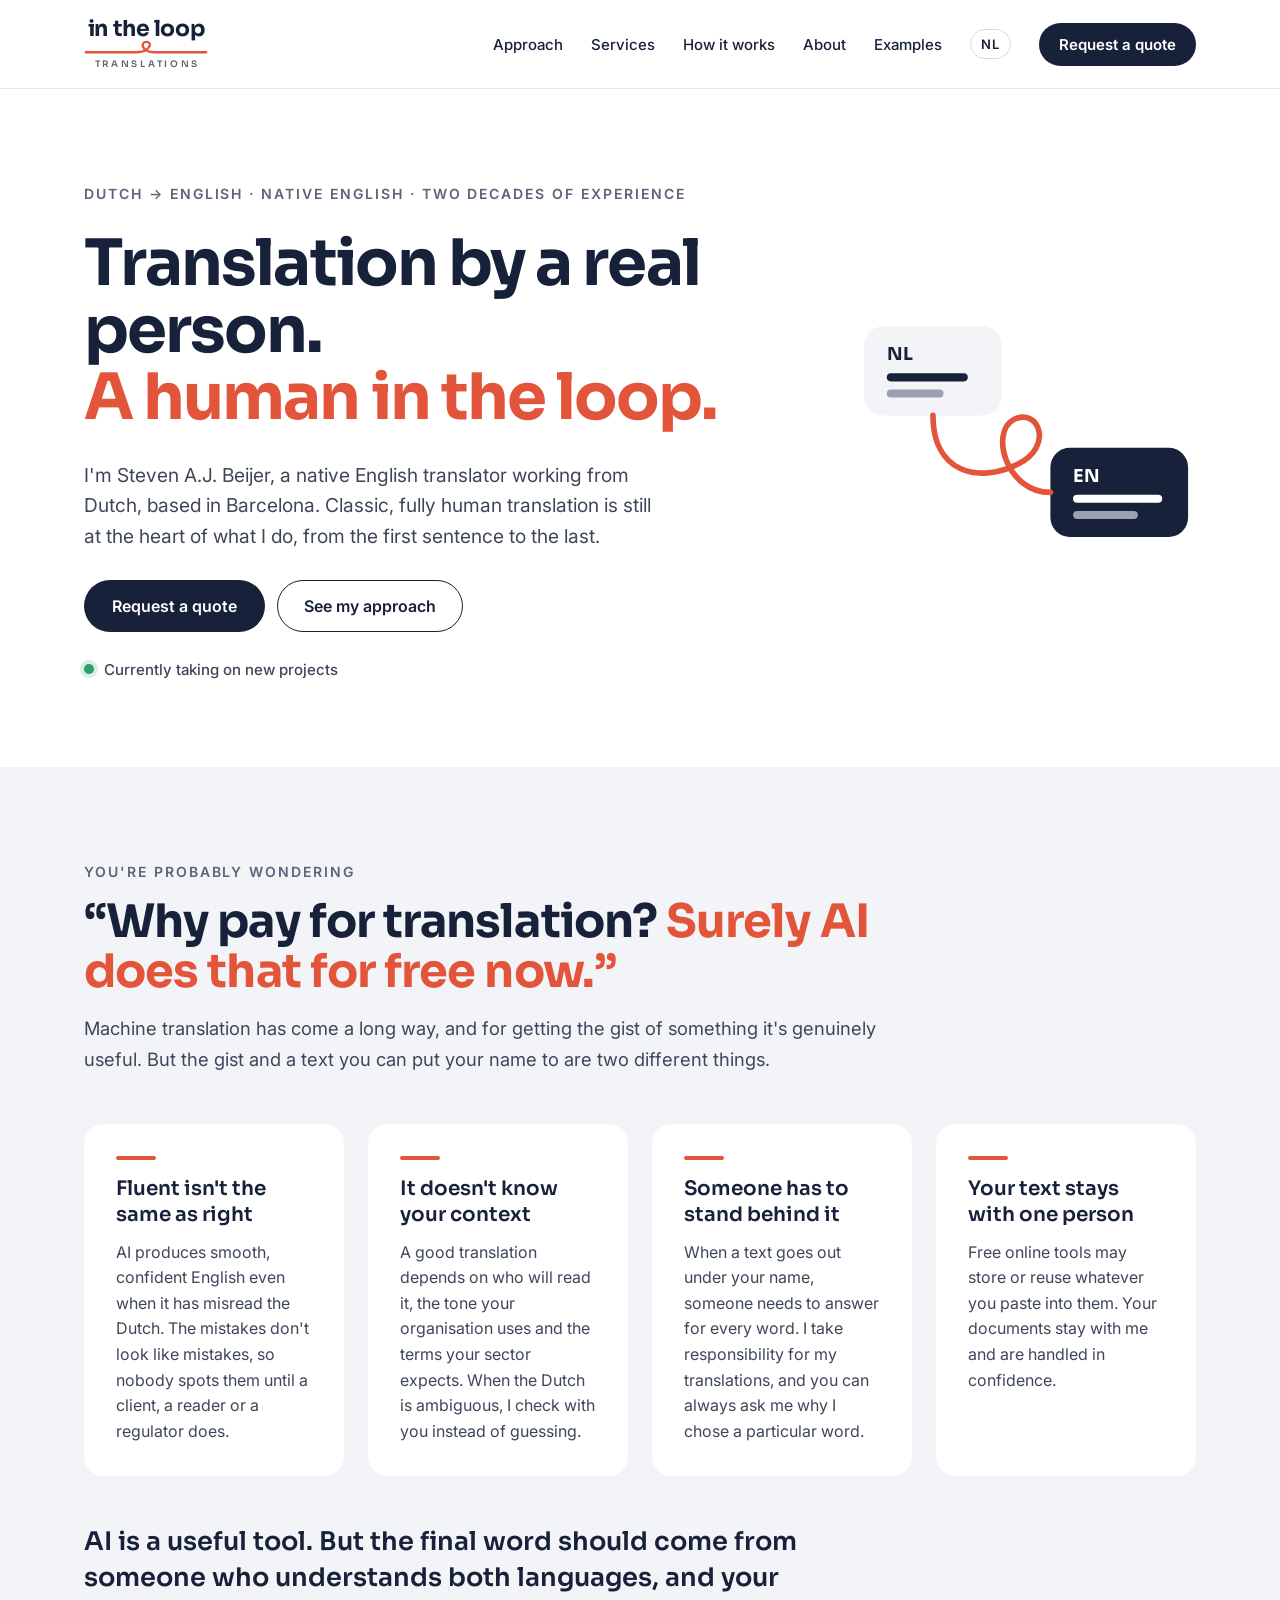
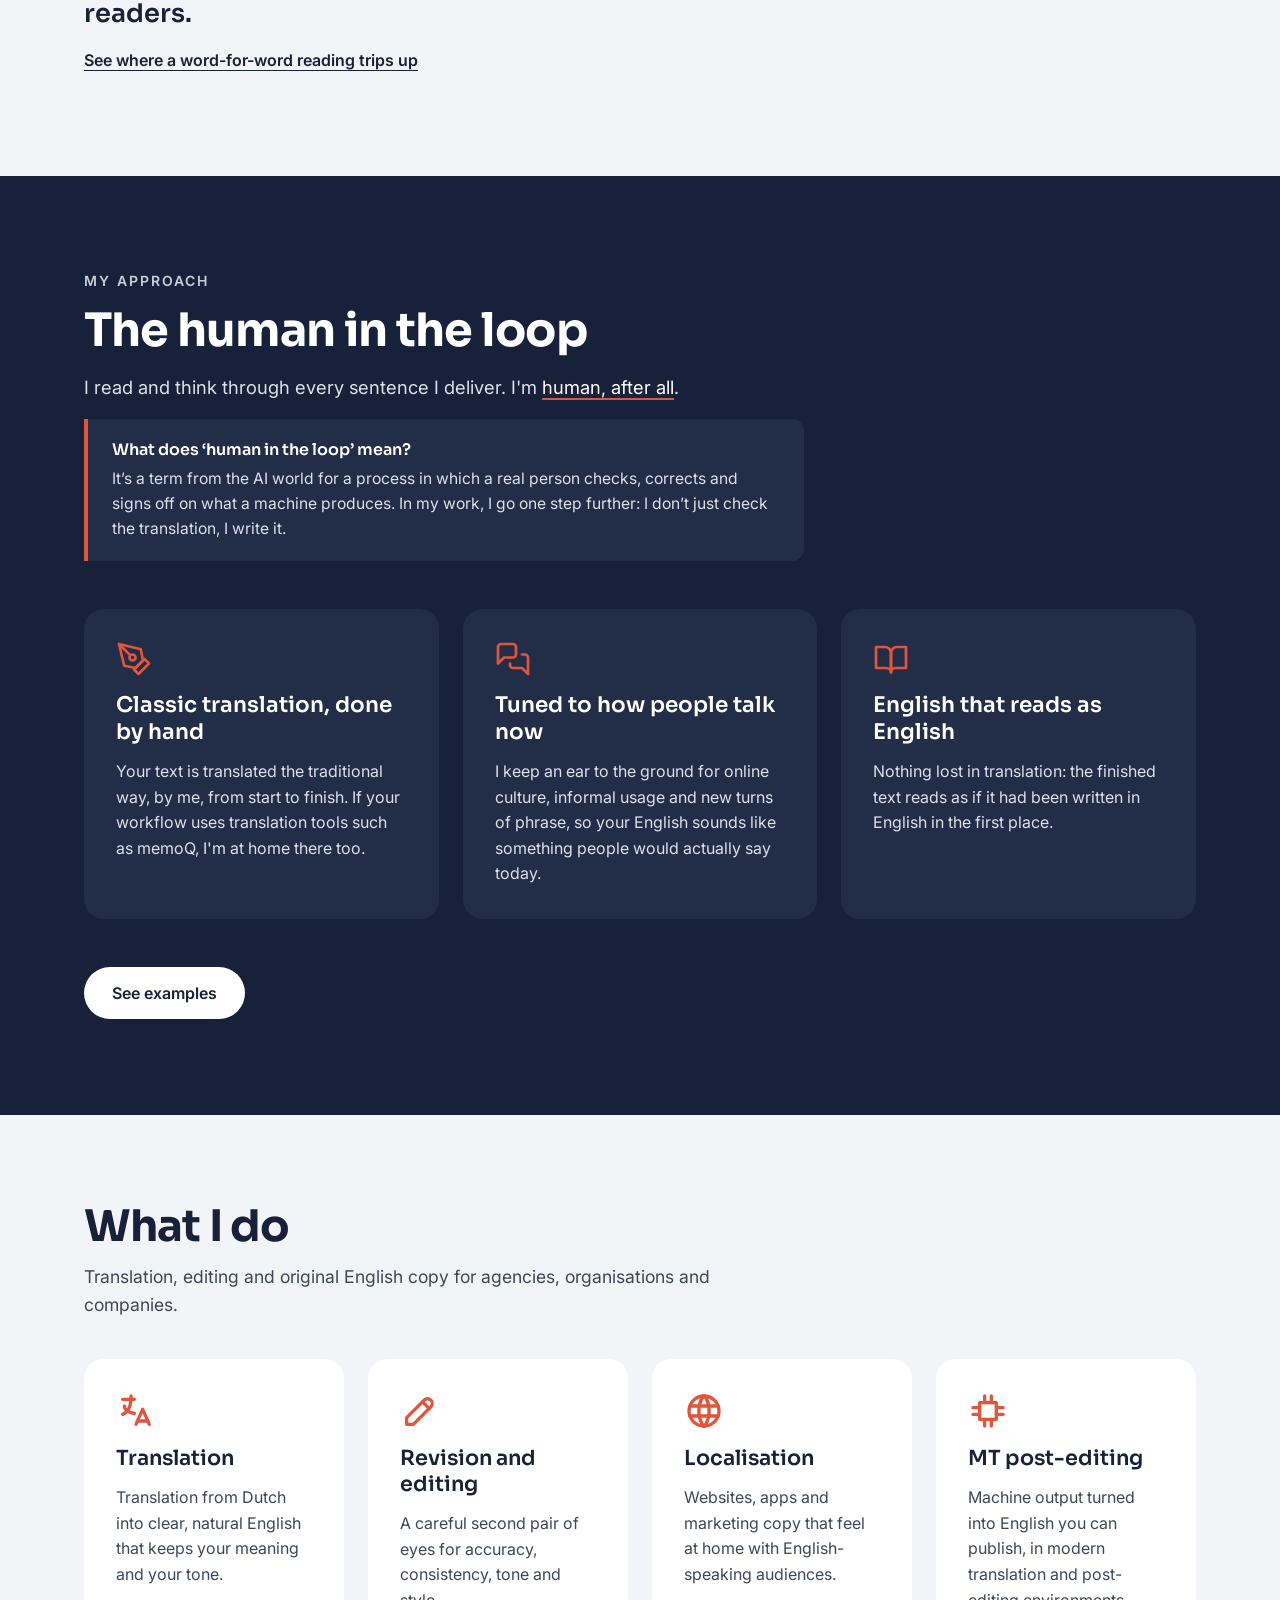
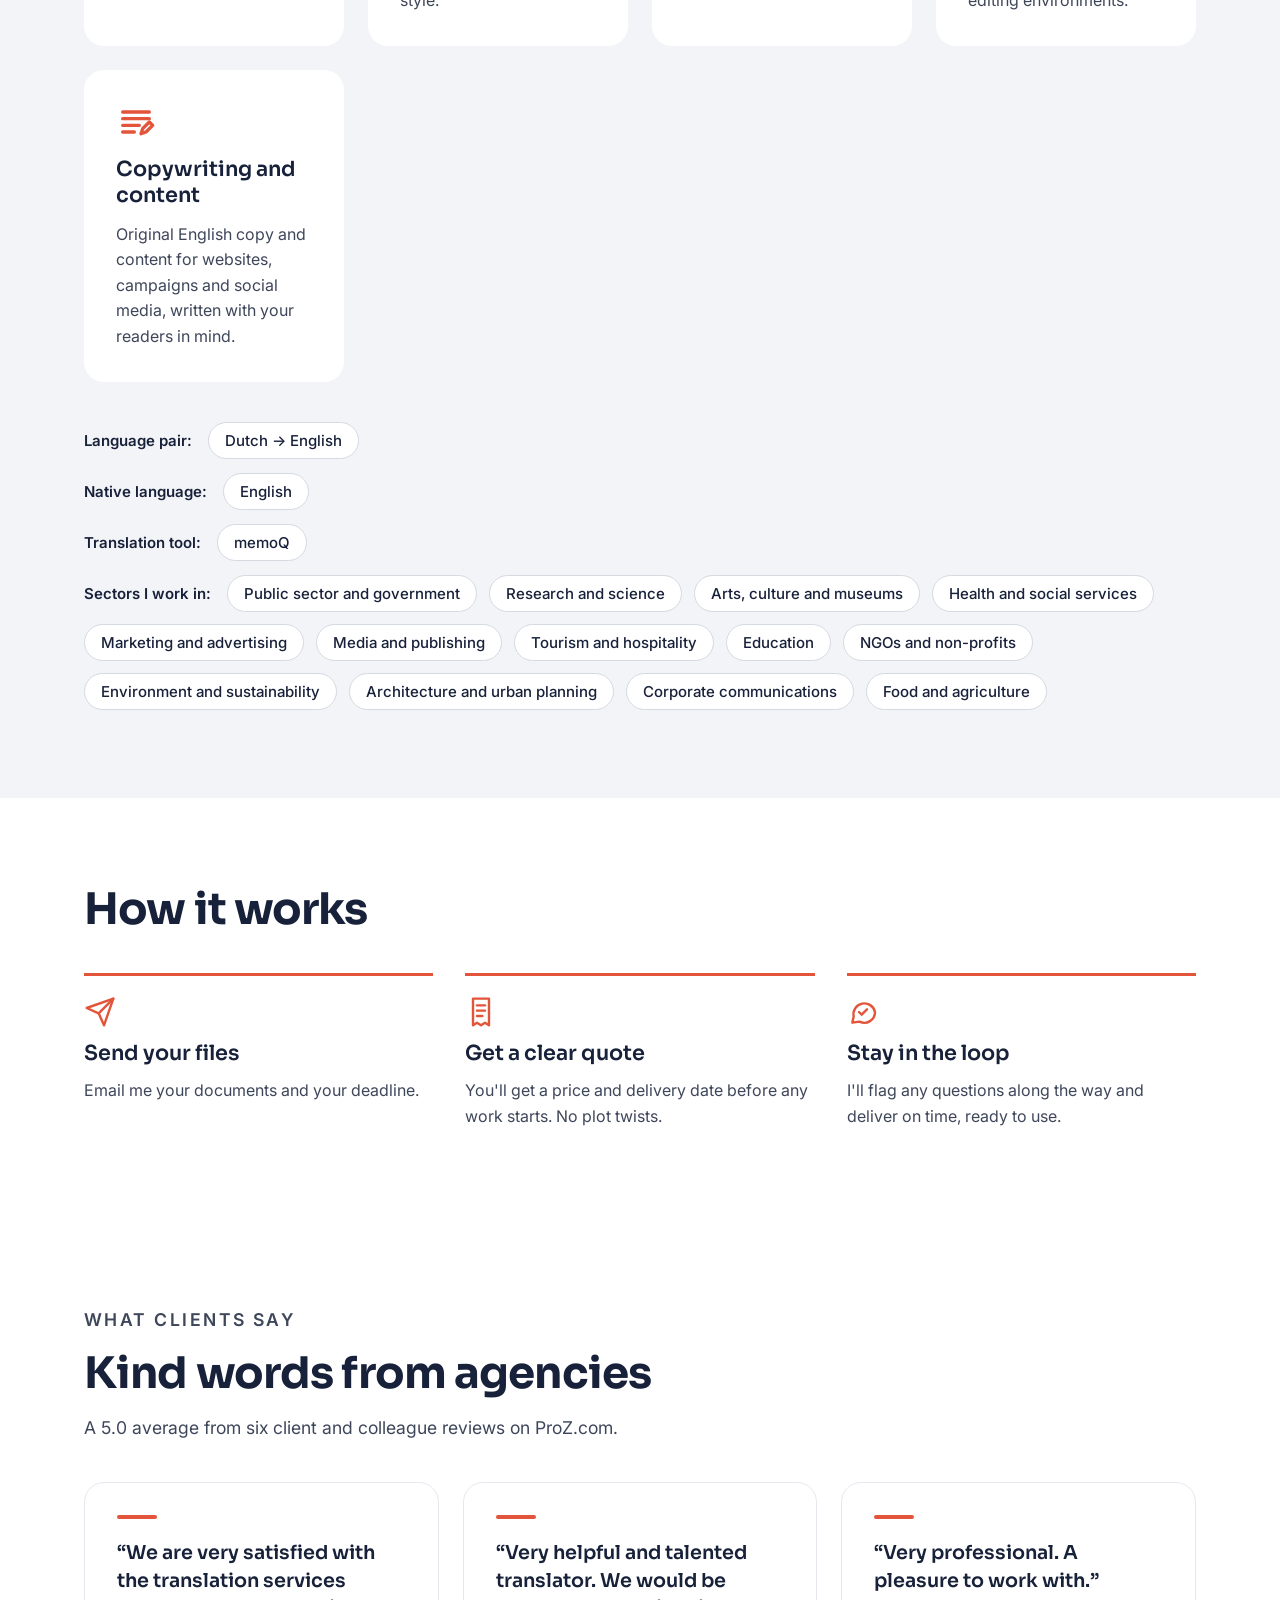
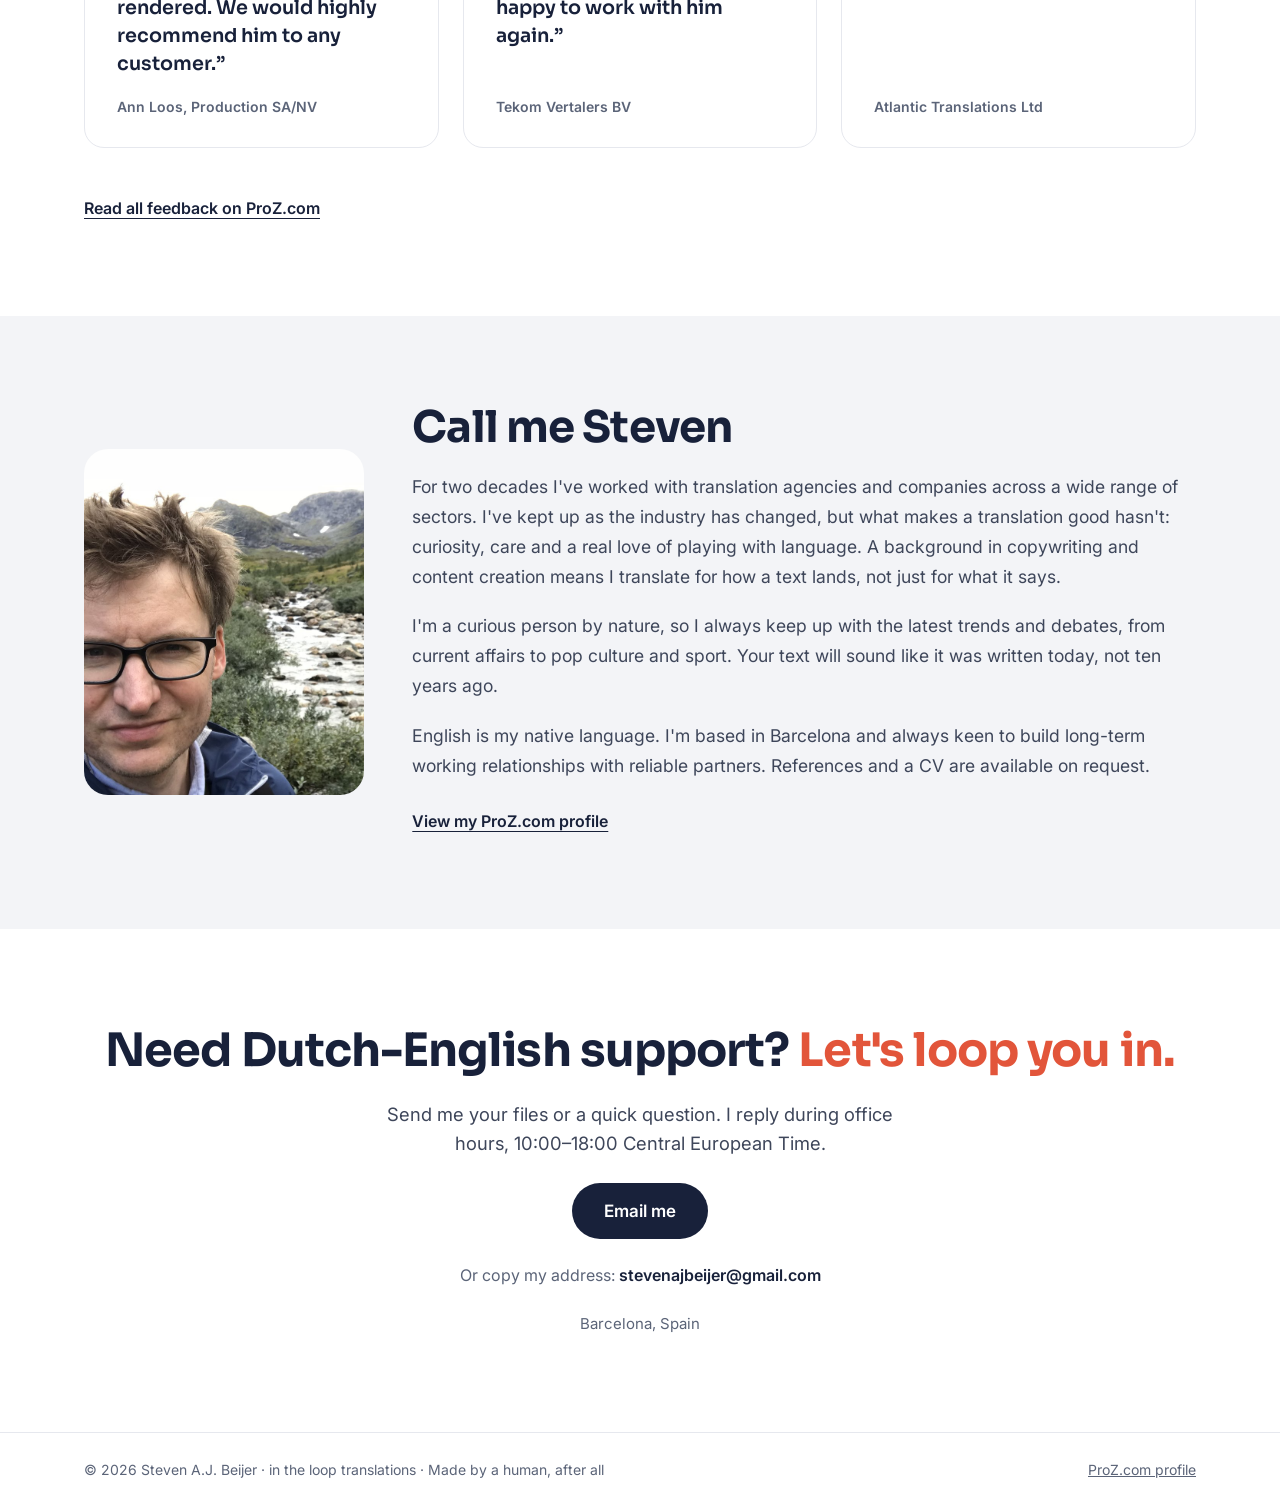
<file: index.html>
<!doctype html>
<html lang="en">
<head>
  <meta charset="utf-8">
  <meta name="viewport" content="width=device-width, initial-scale=1">
  <title>Dutch to English Translator – Steven A.J. Beijer | in the loop translations</title>
  <meta name="description" content="Native English Dutch to English translator with two decades of experience. Classic, fully human translation, editing, localisation and copywriting by Steven A.J. Beijer, based in Barcelona.">
  <meta name="google-site-verification" content="jXHIy6rig-aIl_Q92txZKALK2RQDdYUzLMxH7JqaufA">
  <link rel="canonical" href="https://stevenbeijer.com/">
  <link rel="alternate" hreflang="en" href="https://stevenbeijer.com/">
  <link rel="alternate" hreflang="nl" href="https://stevenbeijer.com/nl/">
  <link rel="alternate" hreflang="x-default" href="https://stevenbeijer.com/">
  <meta property="og:title" content="in the loop translations – Steven A.J. Beijer">
  <meta property="og:description" content="Translation by a real person. A human in the loop.">
  <meta property="og:type" content="website">
  <meta property="og:url" content="https://stevenbeijer.com/">
  <meta property="og:image" content="https://stevenbeijer.com/images/steven.jpg">
  <link rel="icon" href="favicon.svg" type="image/svg+xml">
  <link rel="preconnect" href="https://fonts.googleapis.com">
  <link rel="preconnect" href="https://fonts.gstatic.com" crossorigin>
  <link href="https://fonts.googleapis.com/css2?family=Sora:wght@400;600;700&amp;family=Inter:wght@400;500;600&amp;display=swap" rel="stylesheet">
  <link rel="stylesheet" href="style.css?v=6">
  <script type="application/ld+json">
  {
    "@context": "https://schema.org",
    "@type": "ProfessionalService",
    "name": "in the loop translations",
    "description": "Dutch to English translation, revision, localisation, MT post-editing and copywriting by a native English translator.",
    "url": "https://stevenbeijer.com/",
    "image": "https://stevenbeijer.com/images/steven.jpg",
    "email": "stevenajbeijer@gmail.com",
    "address": { "@type": "PostalAddress", "addressLocality": "Barcelona", "addressCountry": "ES" },
    "areaServed": "Worldwide",
    "founder": {
      "@type": "Person",
      "name": "Steven A.J. Beijer",
      "jobTitle": "Dutch to English translator",
      "knowsLanguage": ["en", "nl"],
      "sameAs": ["https://www.proz.com/profile/104658"]
    }
  }
  </script>
</head>
<body>

<header class="site-header">
  <nav class="wrap" aria-label="Main">
    <a class="logo" href="./" aria-label="in the loop translations, home">
      <span class="logo-name">in the loop</span>
      <svg width="124" height="16" viewBox="0 0 260 34" aria-hidden="true"><path d="M2 26 H110 C136 26 146 6 132 4 C118 2 118 26 148 26 H258" fill="none" stroke="#E2553A" stroke-width="5" stroke-linecap="round" stroke-linejoin="round"/></svg>
      <span class="logo-sub">TRANSLATIONS</span>
    </a>
    <div class="menu">
      <a href="#approach">Approach</a>
      <a href="#services">Services</a>
      <a href="#how">How it works</a>
      <a href="#about">About</a>
      <a href="examples.html">Examples</a>
      <a class="lang" href="nl/" hreflang="nl" lang="nl" aria-label="Nederlands">NL</a>
      <a class="btn btn-dark btn-small" href="mailto:stevenajbeijer@gmail.com?subject=Quote%20request">Request a quote</a>
    </div>
  </nav>
</header>

<main>

<section id="top" class="wrap hero">
  <div class="hero-text">
    <p class="eyebrow">Dutch → English · native English · two decades of experience</p>
    <h1>Translation by a real person. <span class="accent">A human in the loop.</span></h1>
    <p class="lead">I'm Steven A.J. Beijer, a native English translator working from Dutch, based in Barcelona. Classic, fully human translation is still at the heart of what I do, from the first sentence to the last.</p>
    <div class="buttons">
      <a class="btn btn-dark" href="mailto:stevenajbeijer@gmail.com?subject=Quote%20request">Request a quote</a>
      <a class="btn btn-outline" href="#approach">See my approach</a>
    </div>
    <p class="status">Currently taking on new projects</p>
  </div>
  <div class="hero-art">
    <svg viewBox="0 0 420 320" role="img" aria-label="A single line looping between a Dutch and an English speech bubble">
      <rect x="10" y="30" width="170" height="110" rx="24" fill="#F3F4F7"/>
      <rect x="240" y="180" width="170" height="110" rx="24" fill="#18213A"/>
      <text x="38" y="72" font-family="Sora, sans-serif" font-weight="700" font-size="22" fill="#18213A">NL</text>
      <rect x="38" y="88" width="100" height="10" rx="5" fill="#18213A"/>
      <rect x="38" y="108" width="70" height="10" rx="5" fill="#9AA1B2"/>
      <text x="268" y="222" font-family="Sora, sans-serif" font-weight="700" font-size="22" fill="#FFFFFF">EN</text>
      <rect x="268" y="238" width="110" height="10" rx="5" fill="#FFFFFF"/>
      <rect x="268" y="258" width="80" height="10" rx="5" fill="#9AA1B2"/>
      <path d="M95 140 C95 210 150 225 200 200 C245 178 225 130 195 145 C165 160 185 235 240 235" fill="none" stroke="#E2553A" stroke-width="7" stroke-linecap="round" stroke-linejoin="round"/>
    </svg>
  </div>
</section>

<section id="why" class="soft">
  <div class="wrap why">
    <div class="section-head">
      <p class="eyebrow">You're probably wondering</p>
      <h2 class="h2 h2-big">“Why pay for translation? <span class="accent">Surely AI does that for free now.”</span></h2>
      <p class="intro">Machine translation has come a long way, and for getting the gist of something it's genuinely useful. But the gist and a text you can put your name to are two different things.</p>
    </div>
    <div class="why-points">
      <div class="why-point">
        <h3>Fluent isn't the same as right</h3>
        <p>AI produces smooth, confident English even when it has misread the Dutch. The mistakes don't look like mistakes, so nobody spots them until a client, a reader or a regulator does.</p>
      </div>
      <div class="why-point">
        <h3>It doesn't know your context</h3>
        <p>A good translation depends on who will read it, the tone your organisation uses and the terms your sector expects. When the Dutch is ambiguous, I check with you instead of guessing.</p>
      </div>
      <div class="why-point">
        <h3>Someone has to stand behind it</h3>
        <p>When a text goes out under your name, someone needs to answer for every word. I take responsibility for my translations, and you can always ask me why I chose a particular word.</p>
      </div>
      <div class="why-point">
        <h3>Your text stays with one person</h3>
        <p>Free online tools may store or reuse whatever you paste into them. Your documents stay with me and are handled in confidence.</p>
      </div>
    </div>
    <div class="why-close">
      <p>AI is a useful tool. But the final word should come from someone who understands both languages, and your readers.</p>
      <a class="text-link" href="examples.html">See where a word-for-word reading trips up</a>
    </div>
  </div>
</section>

<section id="approach" class="dark">
  <div class="wrap approach">
    <div class="section-head">
      <p class="eyebrow">My approach</p>
      <h2 class="h2 h2-big">The human in the loop</h2>
      <p class="intro">I read and think through every sentence I deliver. I'm <a href="https://open.spotify.com/search/Daft%20Punk%20Human%20After%20All" target="_blank" rel="noopener" title="Daft Punk, Human After All (2005)">human, after all</a>.</p>
      <aside class="definition" aria-label="Definition">
        <p class="definition-title">What does &lsquo;human in the loop&rsquo; mean?</p>
        <p>It&rsquo;s a term from the AI world for a process in which a real person checks, corrects and signs off on what a machine produces. In my work, I go one step further: I don&rsquo;t just check the translation, I write it.</p>
      </aside>
    </div>
    <div class="cards">
      <div class="card-dark">
        <svg class="icon" width="36" height="36" viewBox="0 0 24 24" aria-hidden="true"><path d="M12 19l7-7 3 3-7 7-3-3z"/><path d="M18 13l-1.5-7.5L2 2l3.5 14.5L13 18l5-5z"/><path d="M2 2l7.586 7.586"/><circle cx="11" cy="11" r="2"/></svg>
        <h3>Classic translation, done by hand</h3>
        <p>Your text is translated the traditional way, by me, from start to finish. If your workflow uses translation tools such as memoQ, I'm at home there too.</p>
      </div>
      <div class="card-dark">
        <svg class="icon" width="36" height="36" viewBox="0 0 24 24" aria-hidden="true"><path d="M14 9a2 2 0 0 1-2 2H6l-4 4V4a2 2 0 0 1 2-2h8a2 2 0 0 1 2 2z"/><path d="M18 9h2a2 2 0 0 1 2 2v11l-4-4h-6a2 2 0 0 1-2-2v-1"/></svg>
        <h3>Tuned to how people talk now</h3>
        <p>I keep an ear to the ground for online culture, informal usage and new turns of phrase, so your English sounds like something people would actually say today.</p>
      </div>
      <div class="card-dark">
        <svg class="icon" width="36" height="36" viewBox="0 0 24 24" aria-hidden="true"><path d="M2 4h6a4 4 0 0 1 4 4v13a3 3 0 0 0-3-3H2z"/><path d="M22 4h-6a4 4 0 0 0-4 4v13a3 3 0 0 1 3-3h7z"/></svg>
        <h3>English that reads as English</h3>
        <p>Nothing lost in translation: the finished text reads as if it had been written in English in the first place.</p>
      </div>
    </div>
    <a class="btn btn-light" href="examples.html">See examples</a>
  </div>
</section>

<section id="services" class="soft">
  <div class="wrap services">
    <div class="section-head">
      <h2 class="h2">What I do</h2>
      <p>Translation, editing and original English copy for agencies, organisations and companies.</p>
    </div>
    <div class="cards-light">
      <div class="card">
        <svg width="40" height="40" viewBox="0 0 24 24" fill="none" stroke="#E2553A" stroke-width="2" stroke-linecap="round" stroke-linejoin="round" aria-hidden="true"><path d="M4 5h7"/><path d="M9 3v2c0 4.4-2.2 8-5 9"/><path d="M5 9c0 2.1 2.7 4 6 4.5"/><path d="M12 20l4-9 4 9"/><path d="M19.1 18h-6.2"/></svg>
        <h3>Translation</h3>
        <p>Translation from Dutch into clear, natural English that keeps your meaning and your tone.</p>
      </div>
      <div class="card">
        <svg width="40" height="40" viewBox="0 0 24 24" fill="none" stroke="#E2553A" stroke-width="2" stroke-linecap="round" stroke-linejoin="round" aria-hidden="true"><path d="M4 20h4L18.5 9.5a2.8 2.8 0 0 0-4-4L4 16v4"/><path d="M13.5 6.5l4 4"/></svg>
        <h3>Revision and editing</h3>
        <p>A careful second pair of eyes for accuracy, consistency, tone and style.</p>
      </div>
      <div class="card">
        <svg width="40" height="40" viewBox="0 0 24 24" fill="none" stroke="#E2553A" stroke-width="2" stroke-linecap="round" stroke-linejoin="round" aria-hidden="true"><circle cx="12" cy="12" r="9"/><path d="M3.6 9h16.8"/><path d="M3.6 15h16.8"/><path d="M11.5 3a17 17 0 0 0 0 18"/><path d="M12.5 3a17 17 0 0 1 0 18"/></svg>
        <h3>Localisation</h3>
        <p>Websites, apps and marketing copy that feel at home with English-speaking audiences.</p>
      </div>
      <div class="card">
        <svg width="40" height="40" viewBox="0 0 24 24" fill="none" stroke="#E2553A" stroke-width="2" stroke-linecap="round" stroke-linejoin="round" aria-hidden="true"><path d="M7 7h10v10H7z"/><path d="M10 3v4"/><path d="M14 3v4"/><path d="M10 17v4"/><path d="M14 17v4"/><path d="M3 10h4"/><path d="M3 14h4"/><path d="M17 10h4"/><path d="M17 14h4"/></svg>
        <h3>MT post-editing</h3>
        <p>Machine output turned into English you can publish, in modern translation and post-editing environments.</p>
      </div>
      <div class="card">
        <svg width="40" height="40" viewBox="0 0 24 24" fill="none" stroke="#E2553A" stroke-width="2" stroke-linecap="round" stroke-linejoin="round" aria-hidden="true"><path d="M4 6h16"/><path d="M4 10h16"/><path d="M4 14h10"/><path d="M4 18h7"/><path d="M15 19l1-3 4-4 2 2-4 4z"/></svg>
        <h3>Copywriting and content</h3>
        <p>Original English copy and content for websites, campaigns and social media, written with your readers in mind.</p>
      </div>
    </div>
    <div class="chip-rows">
      <div class="chips">
        <span class="chips-label">Language pair:</span>
        <span class="chip">Dutch → English</span>
      </div>
      <div class="chips">
        <span class="chips-label">Native language:</span>
        <span class="chip">English</span>
      </div>
      <div class="chips">
        <span class="chips-label">Translation tool:</span>
        <span class="chip">memoQ</span>
      </div>
      <div class="chips">
        <span class="chips-label">Sectors I work in:</span>
        <span class="chip">Public sector and government</span>
        <span class="chip">Research and science</span>
        <span class="chip">Arts, culture and museums</span>
        <span class="chip">Health and social services</span>
        <span class="chip">Marketing and advertising</span>
        <span class="chip">Media and publishing</span>
        <span class="chip">Tourism and hospitality</span>
        <span class="chip">Education</span>
        <span class="chip">NGOs and non-profits</span>
        <span class="chip">Environment and sustainability</span>
        <span class="chip">Architecture and urban planning</span>
        <span class="chip">Corporate communications</span>
        <span class="chip">Food and agriculture</span>
      </div>
    </div>
  </div>
</section>

<section id="how" class="wrap how">
  <h2 class="h2">How it works</h2>
  <ol class="steps">
    <li>
      <svg class="icon" width="32" height="32" viewBox="0 0 24 24" aria-hidden="true"><path d="M22 2L11 13"/><path d="M22 2l-7 20-4-9-9-4 20-7z"/></svg>
      <h3>Send your files</h3>
      <p>Email me your documents and your deadline.</p>
    </li>
    <li>
      <svg class="icon" width="32" height="32" viewBox="0 0 24 24" aria-hidden="true"><path d="M6 2h12v20l-3-2-3 2-3-2-3 2z"/><path d="M9 7h6"/><path d="M9 11h6"/><path d="M9 15h4"/></svg>
      <h3>Get a clear quote</h3>
      <p>You'll get a price and delivery date before any work starts. No plot twists.</p>
    </li>
    <li>
      <svg class="icon" width="32" height="32" viewBox="0 0 24 24" aria-hidden="true"><path d="M21 12a8 8 0 0 1-11.6 7.2L4 20l1-4.6A8 8 0 1 1 21 12z"/><path d="M9 12l2 2 4-4"/></svg>
      <h3>Stay in the loop</h3>
      <p>I'll flag any questions along the way and deliver on time, ready to use.</p>
    </li>
  </ol>
</section>

<section id="testimonials" class="wrap testimonials">
  <div class="section-head">
    <p class="eyebrow">What clients say</p>
    <h2 class="h2">Kind words from agencies</h2>
    <p>A 5.0 average from six client and colleague reviews on ProZ.com.</p>
  </div>
  <div class="quotes">
    <figure class="quote">
      <blockquote><p>“We are very satisfied with the translation services rendered. We would highly recommend him to any customer.”</p></blockquote>
      <figcaption>Ann Loos, Production SA/NV</figcaption>
    </figure>
    <figure class="quote">
      <blockquote><p>“Very helpful and talented translator. We would be happy to work with him again.”</p></blockquote>
      <figcaption>Tekom Vertalers BV</figcaption>
    </figure>
    <figure class="quote">
      <blockquote><p>“Very professional. A pleasure to work with.”</p></blockquote>
      <figcaption>Atlantic Translations Ltd</figcaption>
    </figure>
  </div>
  <a class="text-link" href="https://www.proz.com/feedback-card/104658">Read all feedback on ProZ.com</a>
</section>

<section id="about" class="soft">
  <div class="wrap about">
    <div class="about-photo">
      <img src="images/steven.jpg" alt="Steven A.J. Beijer outdoors by a mountain stream" width="300" height="346" loading="lazy">
    </div>
    <div class="about-text">
      <h2 class="h2">Call me Steven</h2>
      <p>For two decades I've worked with translation agencies and companies across a wide range of sectors. I've kept up as the industry has changed, but what makes a translation good hasn't: curiosity, care and a real love of playing with language. A background in copywriting and content creation means I translate for how a text lands, not just for what it says.</p>
      <p>I'm a curious person by nature, so I always keep up with the latest trends and debates, from current affairs to pop culture and sport. Your text will sound like it was written today, not ten years ago.</p>
      <p>English is my native language. I'm based in Barcelona and always keen to build long-term working relationships with reliable partners. References and a CV are available on request.</p>
      <a class="text-link" href="https://www.proz.com/profile/104658">View my ProZ.com profile</a>
    </div>
  </div>
</section>

<section id="contact" class="wrap contact">
  <h2 class="h2 h2-big">Need Dutch-English support? <span class="accent">Let's loop you in.</span></h2>
  <p>Send me your files or a quick question. I reply during office hours, 10:00–18:00 Central European Time.</p>
  <a class="btn btn-dark btn-large" href="mailto:stevenajbeijer@gmail.com?subject=Quote%20request">Email me</a>
  <p class="email-plain">Or copy my address: <span class="email-text">stevenajbeijer@gmail.com</span></p>
  <p class="place">Barcelona, Spain</p>
</section>

</main>

<footer class="site-footer">
  <div class="wrap">
    <span>© <span id="y">2026</span> Steven A.J. Beijer · in the loop translations · Made by a human, after all</span>
    <a href="https://www.proz.com/profile/104658">ProZ.com profile</a>
  </div>
</footer>

<script>document.getElementById('y').textContent = new Date().getFullYear();</script>
</body>
</html>
</file>
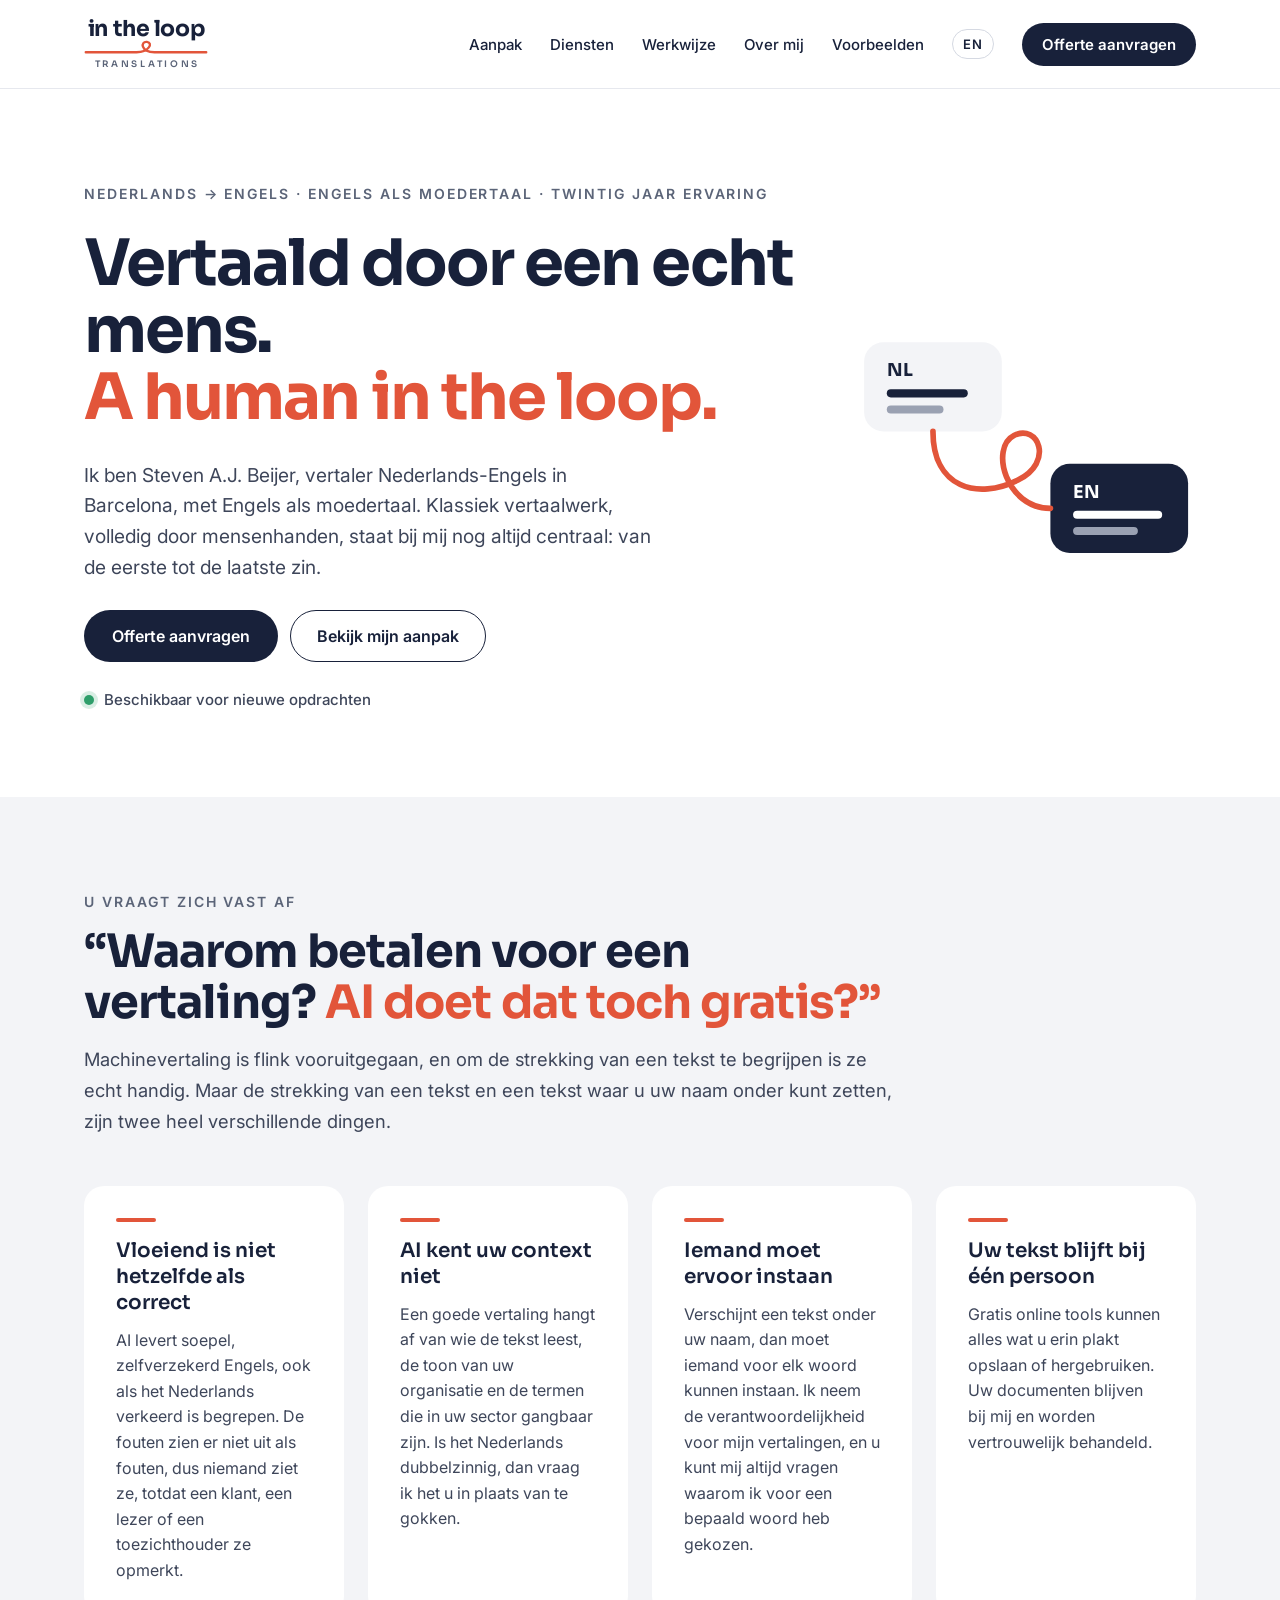
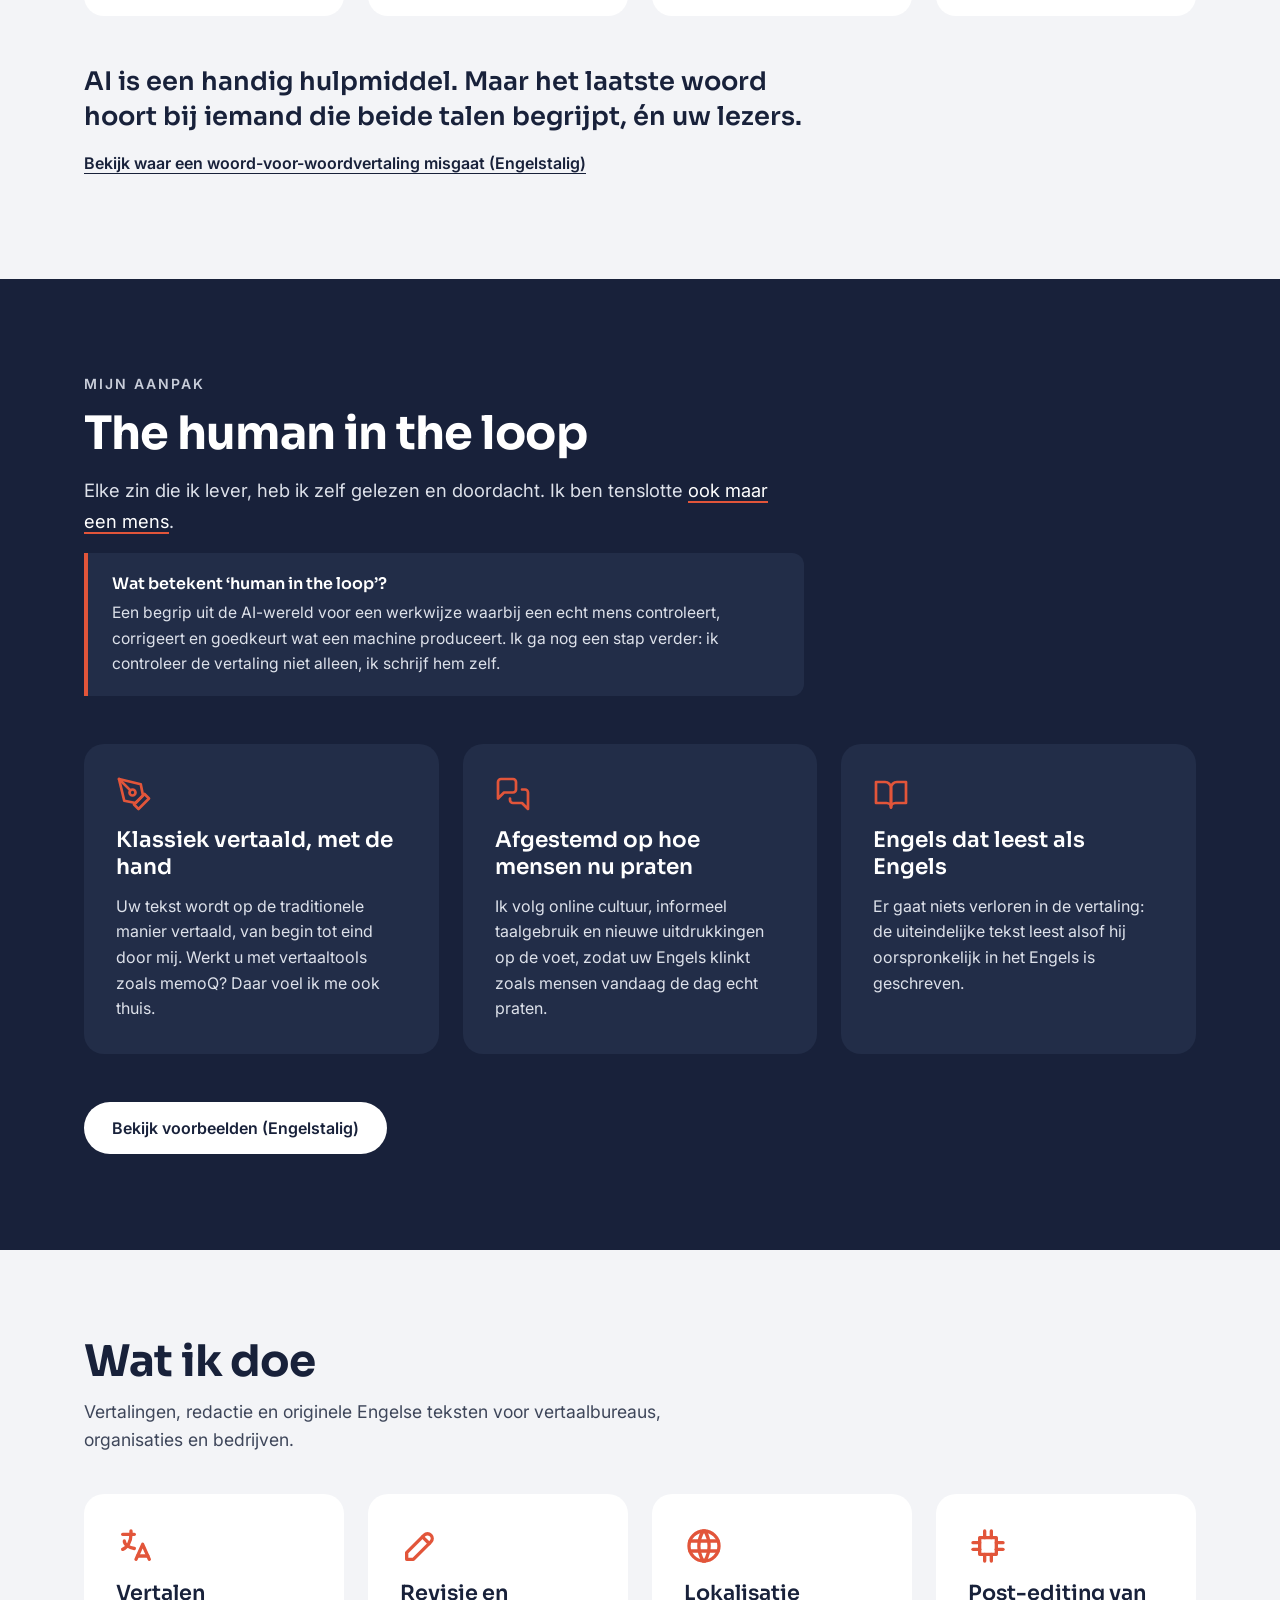
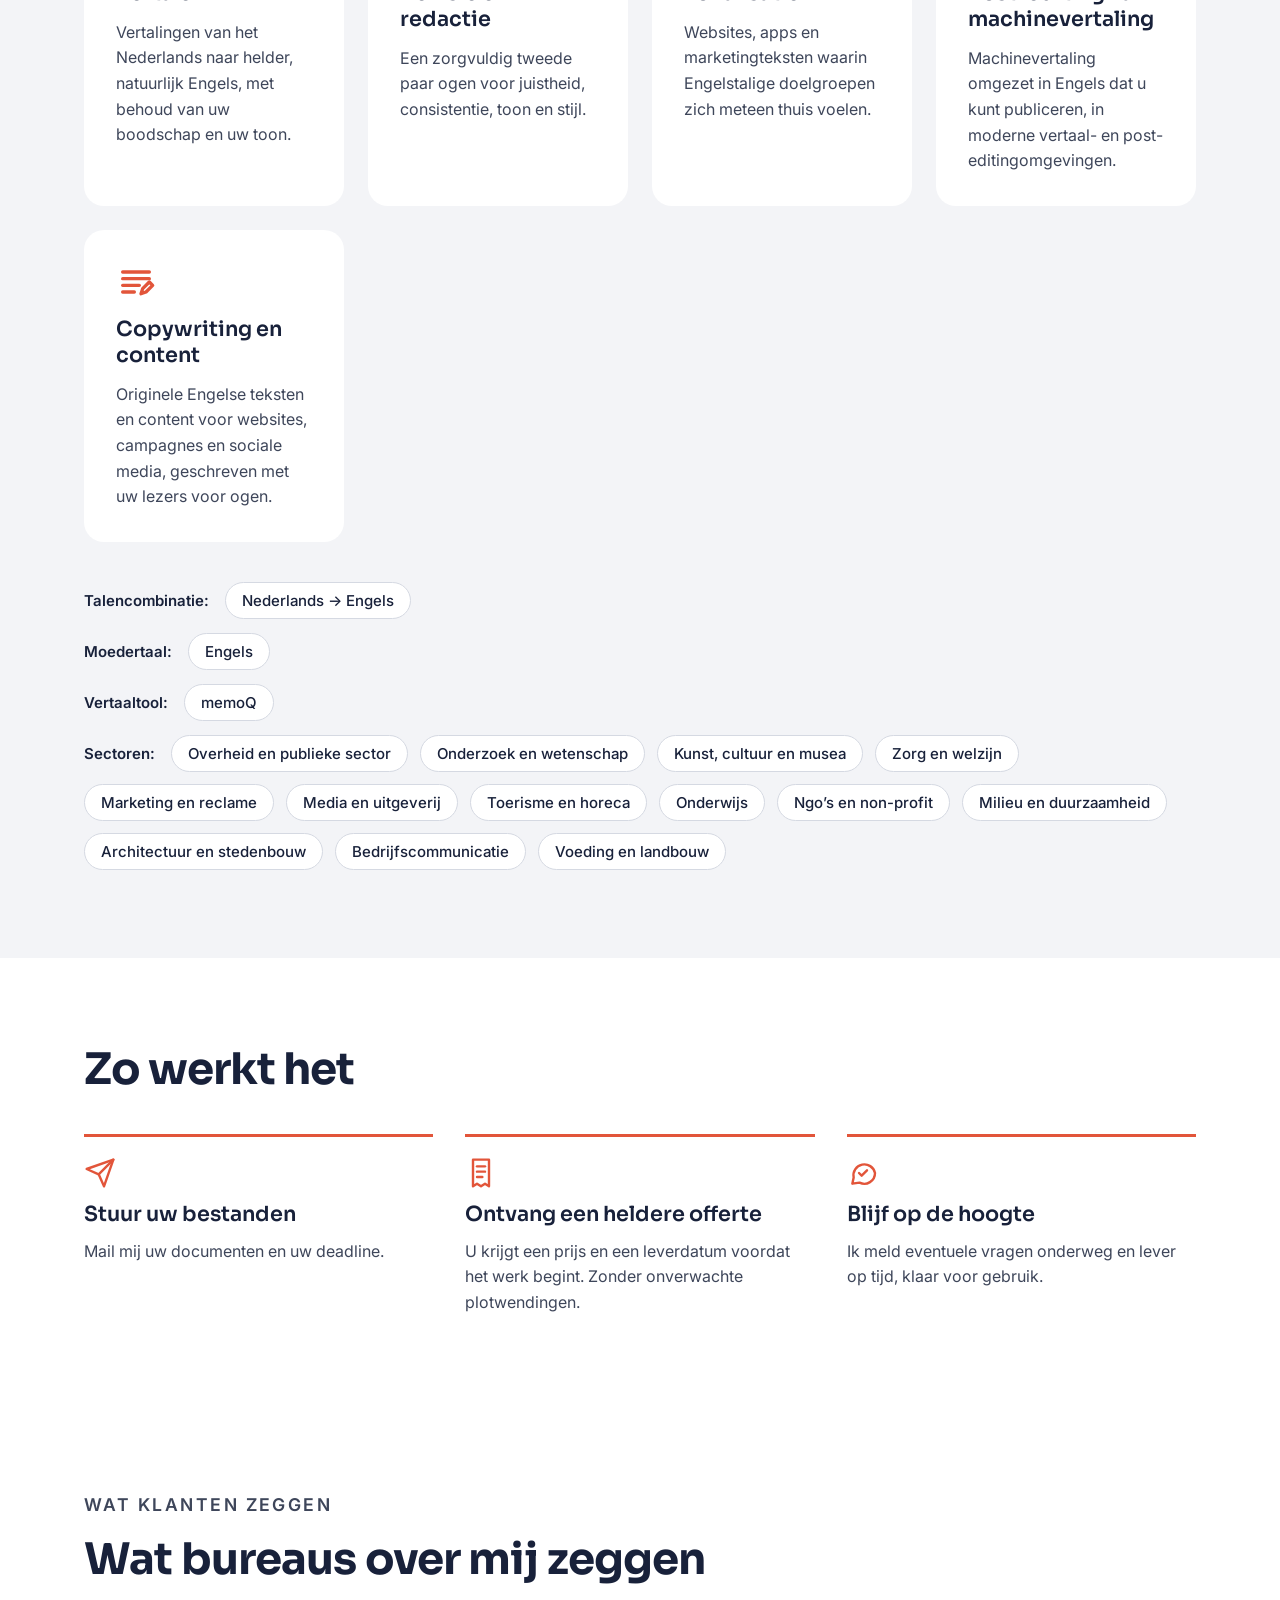
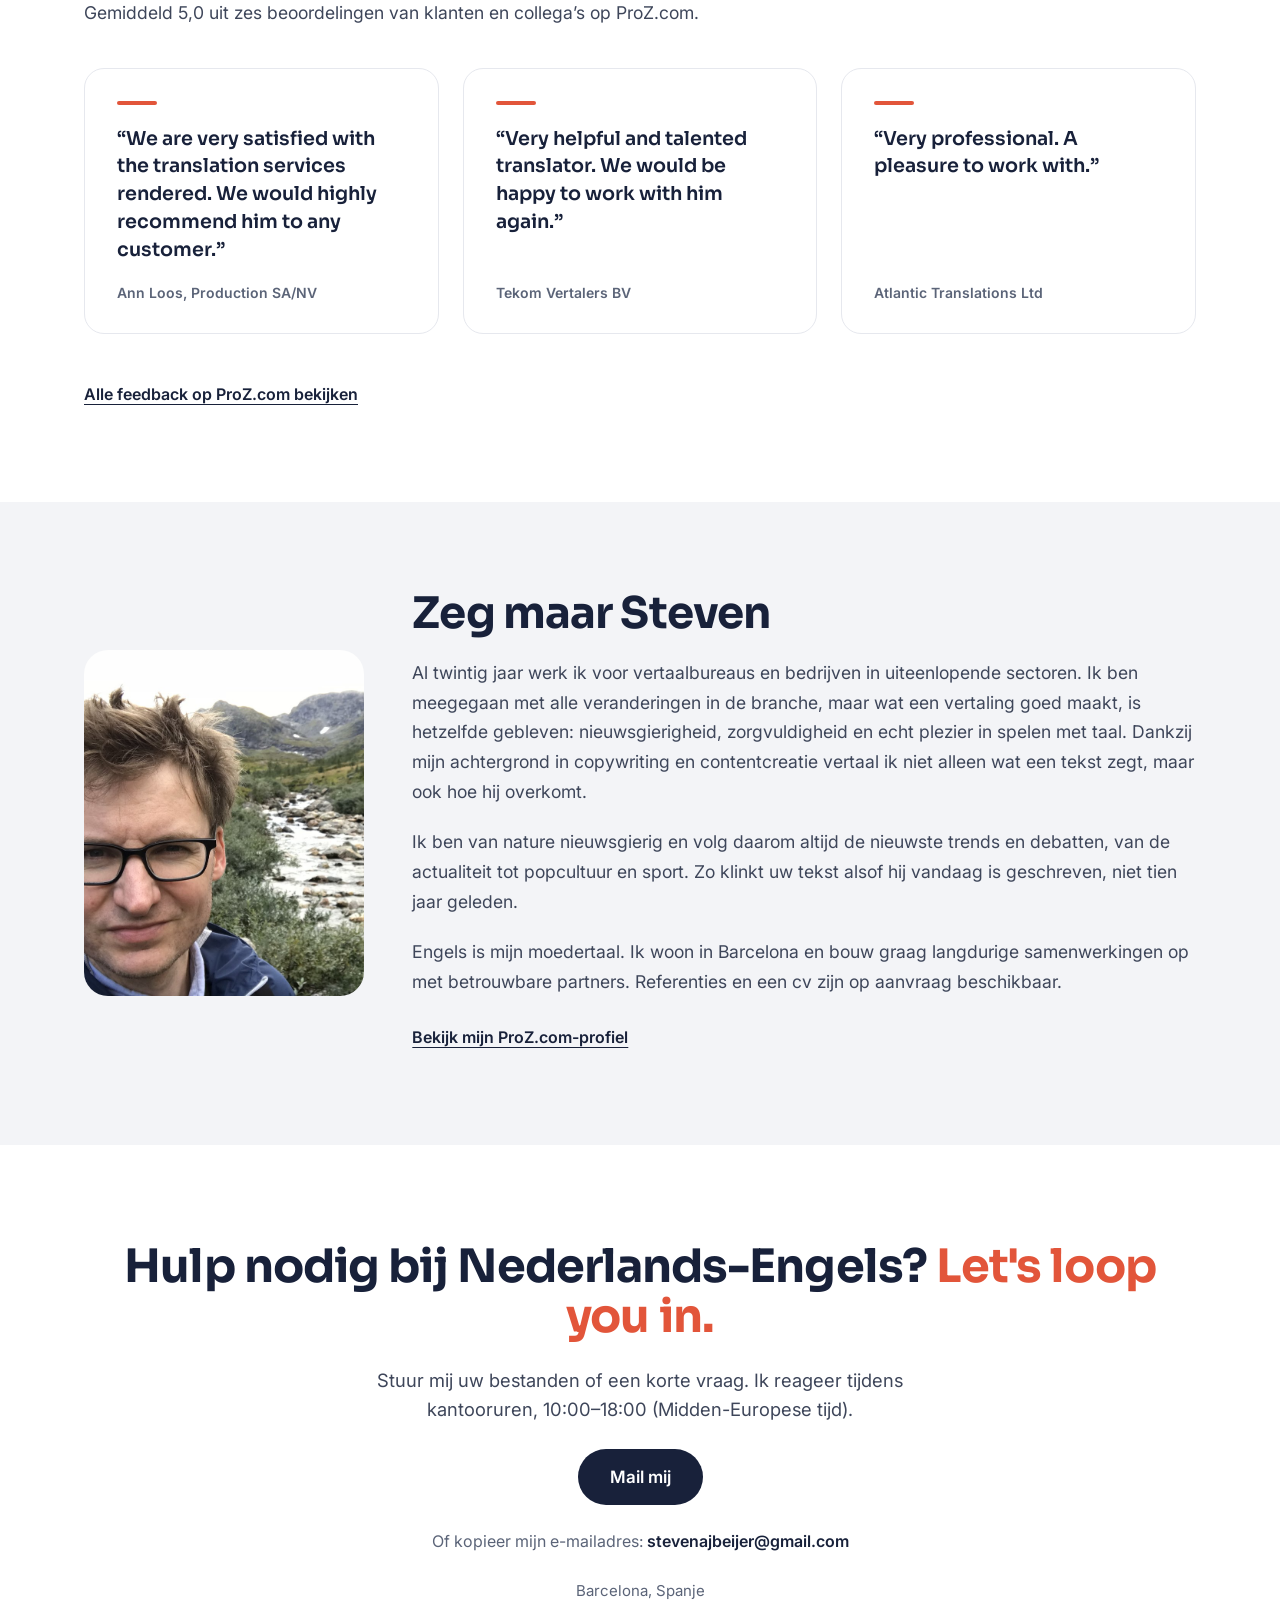
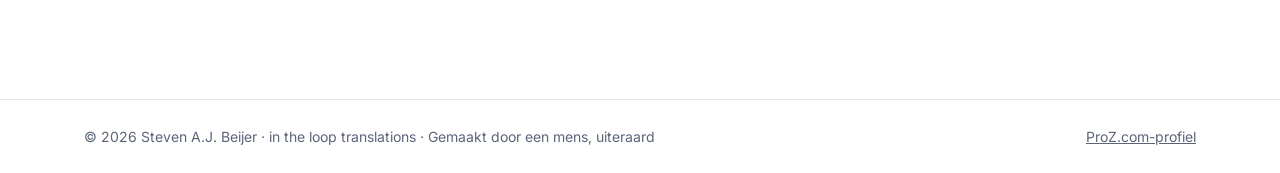
<file: nl/index.html>
<!doctype html>
<html lang="nl">
<head>
  <meta charset="utf-8">
  <meta name="viewport" content="width=device-width, initial-scale=1">
  <title>Vertaler Nederlands-Engels – Steven A.J. Beijer | in the loop translations</title>
  <meta name="description" content="Vertaler Nederlands-Engels met Engels als moedertaal en twintig jaar ervaring. Klassieke, volledig menselijke vertalingen, redactie, lokalisatie en copywriting door Steven A.J. Beijer in Barcelona.">
  <link rel="canonical" href="https://stevenbeijer.com/nl/">
  <link rel="alternate" hreflang="en" href="https://stevenbeijer.com/">
  <link rel="alternate" hreflang="nl" href="https://stevenbeijer.com/nl/">
  <link rel="alternate" hreflang="x-default" href="https://stevenbeijer.com/">
  <meta property="og:title" content="in the loop translations – Steven A.J. Beijer, vertaler Nederlands-Engels">
  <meta property="og:description" content="Vertaald door een echt mens. A human in the loop.">
  <meta property="og:type" content="website">
  <meta property="og:locale" content="nl_NL">
  <meta property="og:url" content="https://stevenbeijer.com/nl/">
  <meta property="og:image" content="https://stevenbeijer.com/images/steven.jpg">
  <link rel="icon" href="../favicon.svg" type="image/svg+xml">
  <link rel="preconnect" href="https://fonts.googleapis.com">
  <link rel="preconnect" href="https://fonts.gstatic.com" crossorigin>
  <link href="https://fonts.googleapis.com/css2?family=Sora:wght@400;600;700&amp;family=Inter:wght@400;500;600&amp;display=swap" rel="stylesheet">
  <link rel="stylesheet" href="../style.css?v=6">
  <script type="application/ld+json">
  {
    "@context": "https://schema.org",
    "@type": "ProfessionalService",
    "name": "in the loop translations",
    "description": "Vertalingen van het Nederlands naar het Engels, revisie, lokalisatie, post-editing en copywriting door een vertaler met Engels als moedertaal.",
    "url": "https://stevenbeijer.com/nl/",
    "image": "https://stevenbeijer.com/images/steven.jpg",
    "email": "stevenajbeijer@gmail.com",
    "address": { "@type": "PostalAddress", "addressLocality": "Barcelona", "addressCountry": "ES" },
    "areaServed": "Worldwide",
    "founder": {
      "@type": "Person",
      "name": "Steven A.J. Beijer",
      "jobTitle": "Vertaler Nederlands-Engels",
      "knowsLanguage": ["en", "nl"],
      "sameAs": ["https://www.proz.com/profile/104658"]
    }
  }
  </script>
</head>
<body>

<header class="site-header">
  <nav class="wrap" aria-label="Hoofdmenu">
    <a class="logo" href="./" aria-label="in the loop translations, home">
      <span class="logo-name">in the loop</span>
      <svg width="124" height="16" viewBox="0 0 260 34" aria-hidden="true"><path d="M2 26 H110 C136 26 146 6 132 4 C118 2 118 26 148 26 H258" fill="none" stroke="#E2553A" stroke-width="5" stroke-linecap="round" stroke-linejoin="round"/></svg>
      <span class="logo-sub">TRANSLATIONS</span>
    </a>
    <div class="menu">
      <a href="#approach">Aanpak</a>
      <a href="#services">Diensten</a>
      <a href="#how">Werkwijze</a>
      <a href="#about">Over mij</a>
      <a href="../examples.html" hreflang="en">Voorbeelden</a>
      <a class="lang" href="../" hreflang="en" lang="en" aria-label="English">EN</a>
      <a class="btn btn-dark btn-small" href="mailto:stevenajbeijer@gmail.com?subject=Offerteaanvraag">Offerte aanvragen</a>
    </div>
  </nav>
</header>

<main>

<section id="top" class="wrap hero">
  <div class="hero-text">
    <p class="eyebrow">Nederlands → Engels · Engels als moedertaal · twintig jaar ervaring</p>
    <h1>Vertaald door een echt mens. <span class="accent" lang="en">A human in the loop.</span></h1>
    <p class="lead">Ik ben Steven A.J. Beijer, vertaler Nederlands-Engels in Barcelona, met Engels als moedertaal. Klassiek vertaalwerk, volledig door mensenhanden, staat bij mij nog altijd centraal: van de eerste tot de laatste zin.</p>
    <div class="buttons">
      <a class="btn btn-dark" href="mailto:stevenajbeijer@gmail.com?subject=Offerteaanvraag">Offerte aanvragen</a>
      <a class="btn btn-outline" href="#approach">Bekijk mijn aanpak</a>
    </div>
    <p class="status">Beschikbaar voor nieuwe opdrachten</p>
  </div>
  <div class="hero-art">
    <svg viewBox="0 0 420 320" role="img" aria-label="Eén lijn die een lus maakt tussen een Nederlandse en een Engelse tekstballon">
      <rect x="10" y="30" width="170" height="110" rx="24" fill="#F3F4F7"/>
      <rect x="240" y="180" width="170" height="110" rx="24" fill="#18213A"/>
      <text x="38" y="72" font-family="Sora, sans-serif" font-weight="700" font-size="22" fill="#18213A">NL</text>
      <rect x="38" y="88" width="100" height="10" rx="5" fill="#18213A"/>
      <rect x="38" y="108" width="70" height="10" rx="5" fill="#9AA1B2"/>
      <text x="268" y="222" font-family="Sora, sans-serif" font-weight="700" font-size="22" fill="#FFFFFF">EN</text>
      <rect x="268" y="238" width="110" height="10" rx="5" fill="#FFFFFF"/>
      <rect x="268" y="258" width="80" height="10" rx="5" fill="#9AA1B2"/>
      <path d="M95 140 C95 210 150 225 200 200 C245 178 225 130 195 145 C165 160 185 235 240 235" fill="none" stroke="#E2553A" stroke-width="7" stroke-linecap="round" stroke-linejoin="round"/>
    </svg>
  </div>
</section>

<section id="why" class="soft">
  <div class="wrap why">
    <div class="section-head">
      <p class="eyebrow">U vraagt zich vast af</p>
      <h2 class="h2 h2-big">“Waarom betalen voor een vertaling? <span class="accent">AI doet dat toch gratis?”</span></h2>
      <p class="intro">Machinevertaling is flink vooruitgegaan, en om de strekking van een tekst te begrijpen is ze echt handig. Maar de strekking van een tekst en een tekst waar u uw naam onder kunt zetten, zijn twee heel verschillende dingen.</p>
    </div>
    <div class="why-points">
      <div class="why-point">
        <h3>Vloeiend is niet hetzelfde als correct</h3>
        <p>AI levert soepel, zelfverzekerd Engels, ook als het Nederlands verkeerd is begrepen. De fouten zien er niet uit als fouten, dus niemand ziet ze, totdat een klant, een lezer of een toezichthouder ze opmerkt.</p>
      </div>
      <div class="why-point">
        <h3>AI kent uw context niet</h3>
        <p>Een goede vertaling hangt af van wie de tekst leest, de toon van uw organisatie en de termen die in uw sector gangbaar zijn. Is het Nederlands dubbelzinnig, dan vraag ik het u in plaats van te gokken.</p>
      </div>
      <div class="why-point">
        <h3>Iemand moet ervoor instaan</h3>
        <p>Verschijnt een tekst onder uw naam, dan moet iemand voor elk woord kunnen instaan. Ik neem de verantwoordelijkheid voor mijn vertalingen, en u kunt mij altijd vragen waarom ik voor een bepaald woord heb gekozen.</p>
      </div>
      <div class="why-point">
        <h3>Uw tekst blijft bij één persoon</h3>
        <p>Gratis online tools kunnen alles wat u erin plakt opslaan of hergebruiken. Uw documenten blijven bij mij en worden vertrouwelijk behandeld.</p>
      </div>
    </div>
    <div class="why-close">
      <p>AI is een handig hulpmiddel. Maar het laatste woord hoort bij iemand die beide talen begrijpt, én uw lezers.</p>
      <a class="text-link" href="../examples.html" hreflang="en">Bekijk waar een woord-voor-woordvertaling misgaat (Engelstalig)</a>
    </div>
  </div>
</section>

<section id="approach" class="dark">
  <div class="wrap approach">
    <div class="section-head">
      <p class="eyebrow">Mijn aanpak</p>
      <h2 class="h2 h2-big" lang="en">The human in the loop</h2>
      <p class="intro">Elke zin die ik lever, heb ik zelf gelezen en doordacht. Ik ben tenslotte <a href="https://open.spotify.com/search/Daft%20Punk%20Human%20After%20All" target="_blank" rel="noopener" title="Daft Punk, Human After All (2005)">ook maar een mens</a>.</p>
      <aside class="definition" aria-label="Uitleg">
        <p class="definition-title">Wat betekent &lsquo;<span lang="en">human in the loop</span>&rsquo;?</p>
        <p>Een begrip uit de AI-wereld voor een werkwijze waarbij een echt mens controleert, corrigeert en goedkeurt wat een machine produceert. Ik ga nog een stap verder: ik controleer de vertaling niet alleen, ik schrijf hem zelf.</p>
      </aside>
    </div>
    <div class="cards">
      <div class="card-dark">
        <svg class="icon" width="36" height="36" viewBox="0 0 24 24" aria-hidden="true"><path d="M12 19l7-7 3 3-7 7-3-3z"/><path d="M18 13l-1.5-7.5L2 2l3.5 14.5L13 18l5-5z"/><path d="M2 2l7.586 7.586"/><circle cx="11" cy="11" r="2"/></svg>
        <h3>Klassiek vertaald, met de hand</h3>
        <p>Uw tekst wordt op de traditionele manier vertaald, van begin tot eind door mij. Werkt u met vertaaltools zoals memoQ? Daar voel ik me ook thuis.</p>
      </div>
      <div class="card-dark">
        <svg class="icon" width="36" height="36" viewBox="0 0 24 24" aria-hidden="true"><path d="M14 9a2 2 0 0 1-2 2H6l-4 4V4a2 2 0 0 1 2-2h8a2 2 0 0 1 2 2z"/><path d="M18 9h2a2 2 0 0 1 2 2v11l-4-4h-6a2 2 0 0 1-2-2v-1"/></svg>
        <h3>Afgestemd op hoe mensen nu praten</h3>
        <p>Ik volg online cultuur, informeel taalgebruik en nieuwe uitdrukkingen op de voet, zodat uw Engels klinkt zoals mensen vandaag de dag echt praten.</p>
      </div>
      <div class="card-dark">
        <svg class="icon" width="36" height="36" viewBox="0 0 24 24" aria-hidden="true"><path d="M2 4h6a4 4 0 0 1 4 4v13a3 3 0 0 0-3-3H2z"/><path d="M22 4h-6a4 4 0 0 0-4 4v13a3 3 0 0 1 3-3h7z"/></svg>
        <h3>Engels dat leest als Engels</h3>
        <p>Er gaat niets verloren in de vertaling: de uiteindelijke tekst leest alsof hij oorspronkelijk in het Engels is geschreven.</p>
      </div>
    </div>
    <a class="btn btn-light" href="../examples.html" hreflang="en">Bekijk voorbeelden (Engelstalig)</a>
  </div>
</section>

<section id="services" class="soft">
  <div class="wrap services">
    <div class="section-head">
      <h2 class="h2">Wat ik doe</h2>
      <p>Vertalingen, redactie en originele Engelse teksten voor vertaalbureaus, organisaties en bedrijven.</p>
    </div>
    <div class="cards-light">
      <div class="card">
        <svg width="40" height="40" viewBox="0 0 24 24" fill="none" stroke="#E2553A" stroke-width="2" stroke-linecap="round" stroke-linejoin="round" aria-hidden="true"><path d="M4 5h7"/><path d="M9 3v2c0 4.4-2.2 8-5 9"/><path d="M5 9c0 2.1 2.7 4 6 4.5"/><path d="M12 20l4-9 4 9"/><path d="M19.1 18h-6.2"/></svg>
        <h3>Vertalen</h3>
        <p>Vertalingen van het Nederlands naar helder, natuurlijk Engels, met behoud van uw boodschap en uw toon.</p>
      </div>
      <div class="card">
        <svg width="40" height="40" viewBox="0 0 24 24" fill="none" stroke="#E2553A" stroke-width="2" stroke-linecap="round" stroke-linejoin="round" aria-hidden="true"><path d="M4 20h4L18.5 9.5a2.8 2.8 0 0 0-4-4L4 16v4"/><path d="M13.5 6.5l4 4"/></svg>
        <h3>Revisie en redactie</h3>
        <p>Een zorgvuldig tweede paar ogen voor juistheid, consistentie, toon en stijl.</p>
      </div>
      <div class="card">
        <svg width="40" height="40" viewBox="0 0 24 24" fill="none" stroke="#E2553A" stroke-width="2" stroke-linecap="round" stroke-linejoin="round" aria-hidden="true"><circle cx="12" cy="12" r="9"/><path d="M3.6 9h16.8"/><path d="M3.6 15h16.8"/><path d="M11.5 3a17 17 0 0 0 0 18"/><path d="M12.5 3a17 17 0 0 1 0 18"/></svg>
        <h3>Lokalisatie</h3>
        <p>Websites, apps en marketingteksten waarin Engelstalige doelgroepen zich meteen thuis voelen.</p>
      </div>
      <div class="card">
        <svg width="40" height="40" viewBox="0 0 24 24" fill="none" stroke="#E2553A" stroke-width="2" stroke-linecap="round" stroke-linejoin="round" aria-hidden="true"><path d="M7 7h10v10H7z"/><path d="M10 3v4"/><path d="M14 3v4"/><path d="M10 17v4"/><path d="M14 17v4"/><path d="M3 10h4"/><path d="M3 14h4"/><path d="M17 10h4"/><path d="M17 14h4"/></svg>
        <h3>Post-editing van machinevertaling</h3>
        <p>Machinevertaling omgezet in Engels dat u kunt publiceren, in moderne vertaal- en post-editingomgevingen.</p>
      </div>
      <div class="card">
        <svg width="40" height="40" viewBox="0 0 24 24" fill="none" stroke="#E2553A" stroke-width="2" stroke-linecap="round" stroke-linejoin="round" aria-hidden="true"><path d="M4 6h16"/><path d="M4 10h16"/><path d="M4 14h10"/><path d="M4 18h7"/><path d="M15 19l1-3 4-4 2 2-4 4z"/></svg>
        <h3>Copywriting en content</h3>
        <p>Originele Engelse teksten en content voor websites, campagnes en sociale media, geschreven met uw lezers voor ogen.</p>
      </div>
    </div>
    <div class="chip-rows">
      <div class="chips">
        <span class="chips-label">Talencombinatie:</span>
        <span class="chip">Nederlands → Engels</span>
      </div>
      <div class="chips">
        <span class="chips-label">Moedertaal:</span>
        <span class="chip">Engels</span>
      </div>
      <div class="chips">
        <span class="chips-label">Vertaaltool:</span>
        <span class="chip">memoQ</span>
      </div>
      <div class="chips">
        <span class="chips-label">Sectoren:</span>
        <span class="chip">Overheid en publieke sector</span>
        <span class="chip">Onderzoek en wetenschap</span>
        <span class="chip">Kunst, cultuur en musea</span>
        <span class="chip">Zorg en welzijn</span>
        <span class="chip">Marketing en reclame</span>
        <span class="chip">Media en uitgeverij</span>
        <span class="chip">Toerisme en horeca</span>
        <span class="chip">Onderwijs</span>
        <span class="chip">Ngo’s en non-profit</span>
        <span class="chip">Milieu en duurzaamheid</span>
        <span class="chip">Architectuur en stedenbouw</span>
        <span class="chip">Bedrijfscommunicatie</span>
        <span class="chip">Voeding en landbouw</span>
      </div>
    </div>
  </div>
</section>

<section id="how" class="wrap how">
  <h2 class="h2">Zo werkt het</h2>
  <ol class="steps">
    <li>
      <svg class="icon" width="32" height="32" viewBox="0 0 24 24" aria-hidden="true"><path d="M22 2L11 13"/><path d="M22 2l-7 20-4-9-9-4 20-7z"/></svg>
      <h3>Stuur uw bestanden</h3>
      <p>Mail mij uw documenten en uw deadline.</p>
    </li>
    <li>
      <svg class="icon" width="32" height="32" viewBox="0 0 24 24" aria-hidden="true"><path d="M6 2h12v20l-3-2-3 2-3-2-3 2z"/><path d="M9 7h6"/><path d="M9 11h6"/><path d="M9 15h4"/></svg>
      <h3>Ontvang een heldere offerte</h3>
      <p>U krijgt een prijs en een leverdatum voordat het werk begint. Zonder onverwachte plotwendingen.</p>
    </li>
    <li>
      <svg class="icon" width="32" height="32" viewBox="0 0 24 24" aria-hidden="true"><path d="M21 12a8 8 0 0 1-11.6 7.2L4 20l1-4.6A8 8 0 1 1 21 12z"/><path d="M9 12l2 2 4-4"/></svg>
      <h3>Blijf op de hoogte</h3>
      <p>Ik meld eventuele vragen onderweg en lever op tijd, klaar voor gebruik.</p>
    </li>
  </ol>
</section>

<section id="testimonials" class="wrap testimonials">
  <div class="section-head">
    <p class="eyebrow">Wat klanten zeggen</p>
    <h2 class="h2">Wat bureaus over mij zeggen</h2>
    <p>Gemiddeld 5,0 uit zes beoordelingen van klanten en collega’s op ProZ.com.</p>
  </div>
  <div class="quotes">
    <figure class="quote">
      <blockquote lang="en"><p>“We are very satisfied with the translation services rendered. We would highly recommend him to any customer.”</p></blockquote>
      <figcaption>Ann Loos, Production SA/NV</figcaption>
    </figure>
    <figure class="quote">
      <blockquote lang="en"><p>“Very helpful and talented translator. We would be happy to work with him again.”</p></blockquote>
      <figcaption>Tekom Vertalers BV</figcaption>
    </figure>
    <figure class="quote">
      <blockquote lang="en"><p>“Very professional. A pleasure to work with.”</p></blockquote>
      <figcaption>Atlantic Translations Ltd</figcaption>
    </figure>
  </div>
  <a class="text-link" href="https://www.proz.com/feedback-card/104658">Alle feedback op ProZ.com bekijken</a>
</section>

<section id="about" class="soft">
  <div class="wrap about">
    <div class="about-photo">
      <img src="../images/steven.jpg" alt="Steven A.J. Beijer buiten bij een bergbeek" width="300" height="346" loading="lazy">
    </div>
    <div class="about-text">
      <h2 class="h2">Zeg maar Steven</h2>
      <p>Al twintig jaar werk ik voor vertaalbureaus en bedrijven in uiteenlopende sectoren. Ik ben meegegaan met alle veranderingen in de branche, maar wat een vertaling goed maakt, is hetzelfde gebleven: nieuwsgierigheid, zorgvuldigheid en echt plezier in spelen met taal. Dankzij mijn achtergrond in copywriting en contentcreatie vertaal ik niet alleen wat een tekst zegt, maar ook hoe hij overkomt.</p>
      <p>Ik ben van nature nieuwsgierig en volg daarom altijd de nieuwste trends en debatten, van de actualiteit tot popcultuur en sport. Zo klinkt uw tekst alsof hij vandaag is geschreven, niet tien jaar geleden.</p>
      <p>Engels is mijn moedertaal. Ik woon in Barcelona en bouw graag langdurige samenwerkingen op met betrouwbare partners. Referenties en een cv zijn op aanvraag beschikbaar.</p>
      <a class="text-link" href="https://www.proz.com/profile/104658">Bekijk mijn ProZ.com-profiel</a>
    </div>
  </div>
</section>

<section id="contact" class="wrap contact">
  <h2 class="h2 h2-big">Hulp nodig bij Nederlands-Engels? <span class="accent" lang="en">Let's loop you in.</span></h2>
  <p>Stuur mij uw bestanden of een korte vraag. Ik reageer tijdens kantooruren, 10:00–18:00 (Midden-Europese tijd).</p>
  <a class="btn btn-dark btn-large" href="mailto:stevenajbeijer@gmail.com?subject=Offerteaanvraag">Mail mij</a>
  <p class="email-plain">Of kopieer mijn e-mailadres: <span class="email-text">stevenajbeijer@gmail.com</span></p>
  <p class="place">Barcelona, Spanje</p>
</section>

</main>

<footer class="site-footer">
  <div class="wrap">
    <span>© <span id="y">2026</span> Steven A.J. Beijer · in the loop translations · Gemaakt door een mens, uiteraard</span>
    <a href="https://www.proz.com/profile/104658">ProZ.com-profiel</a>
  </div>
</footer>

<script>document.getElementById('y').textContent = new Date().getFullYear();</script>
</body>
</html>
</file>
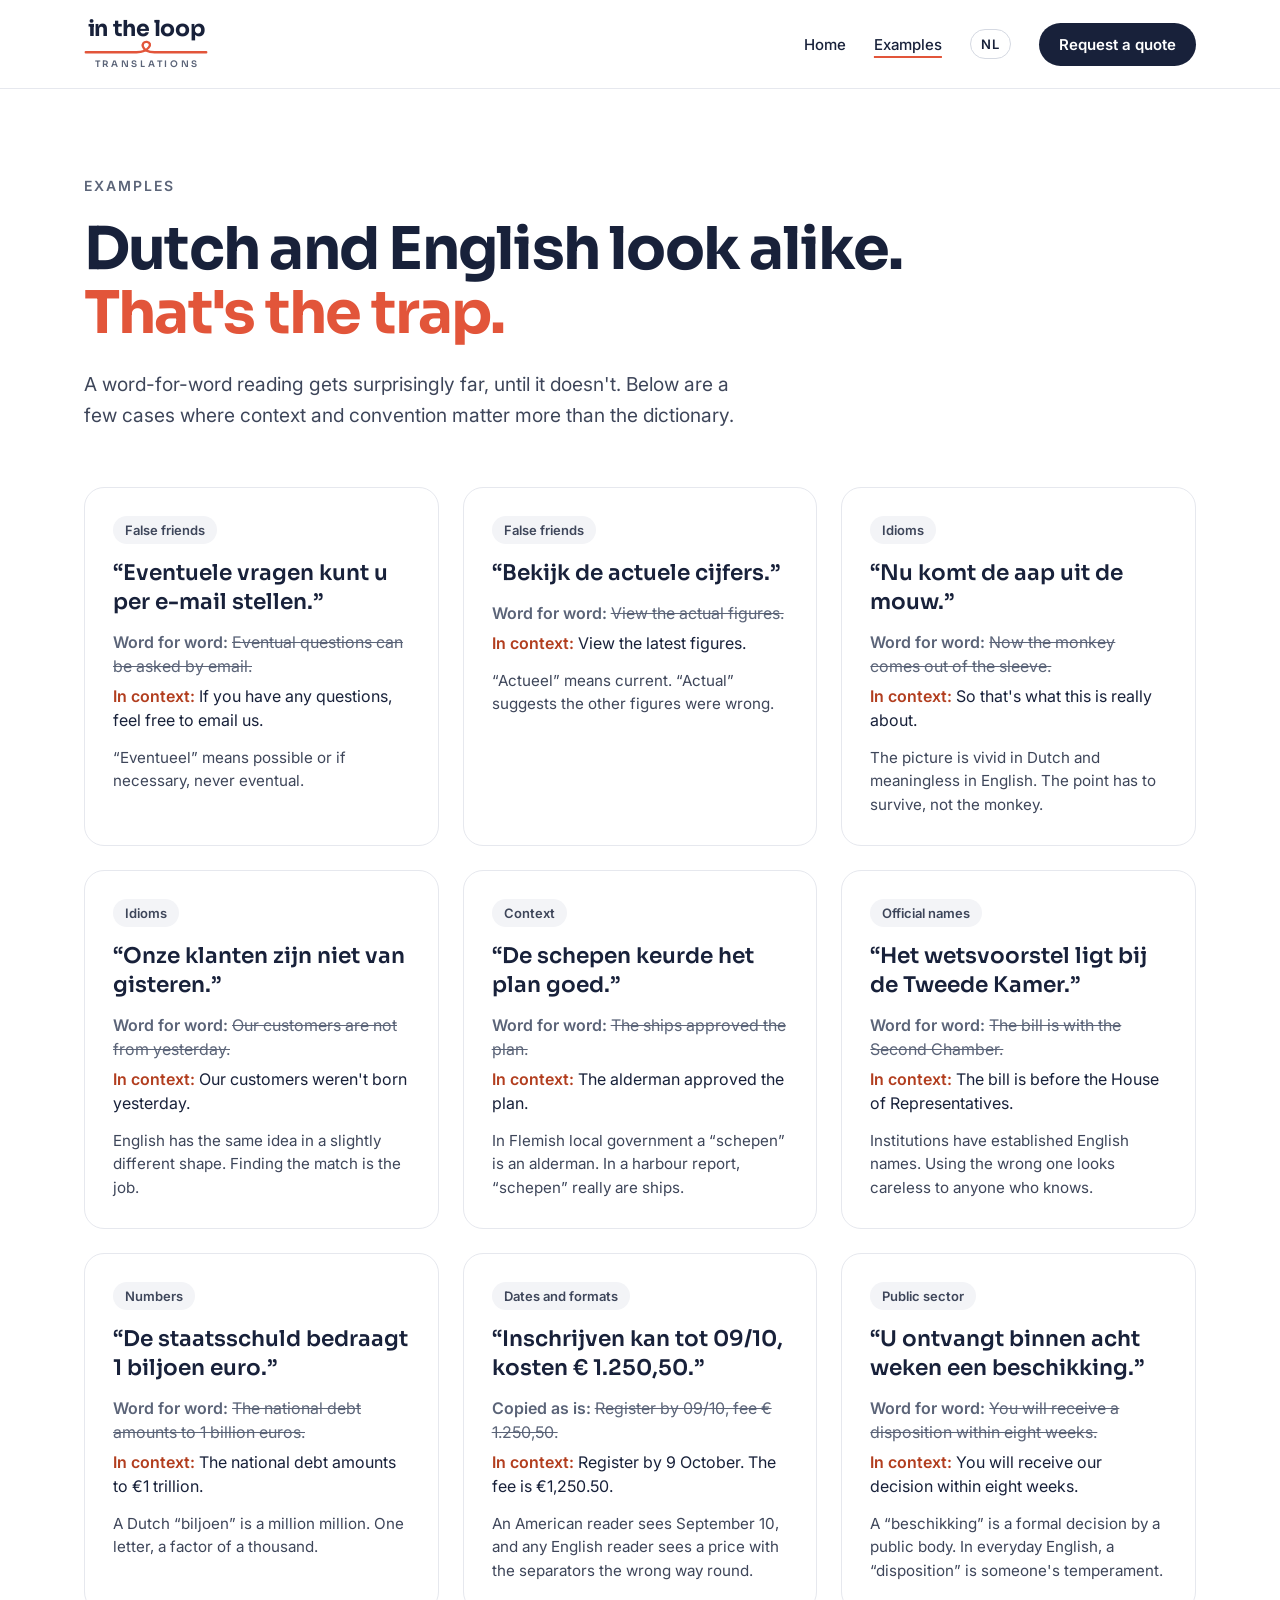
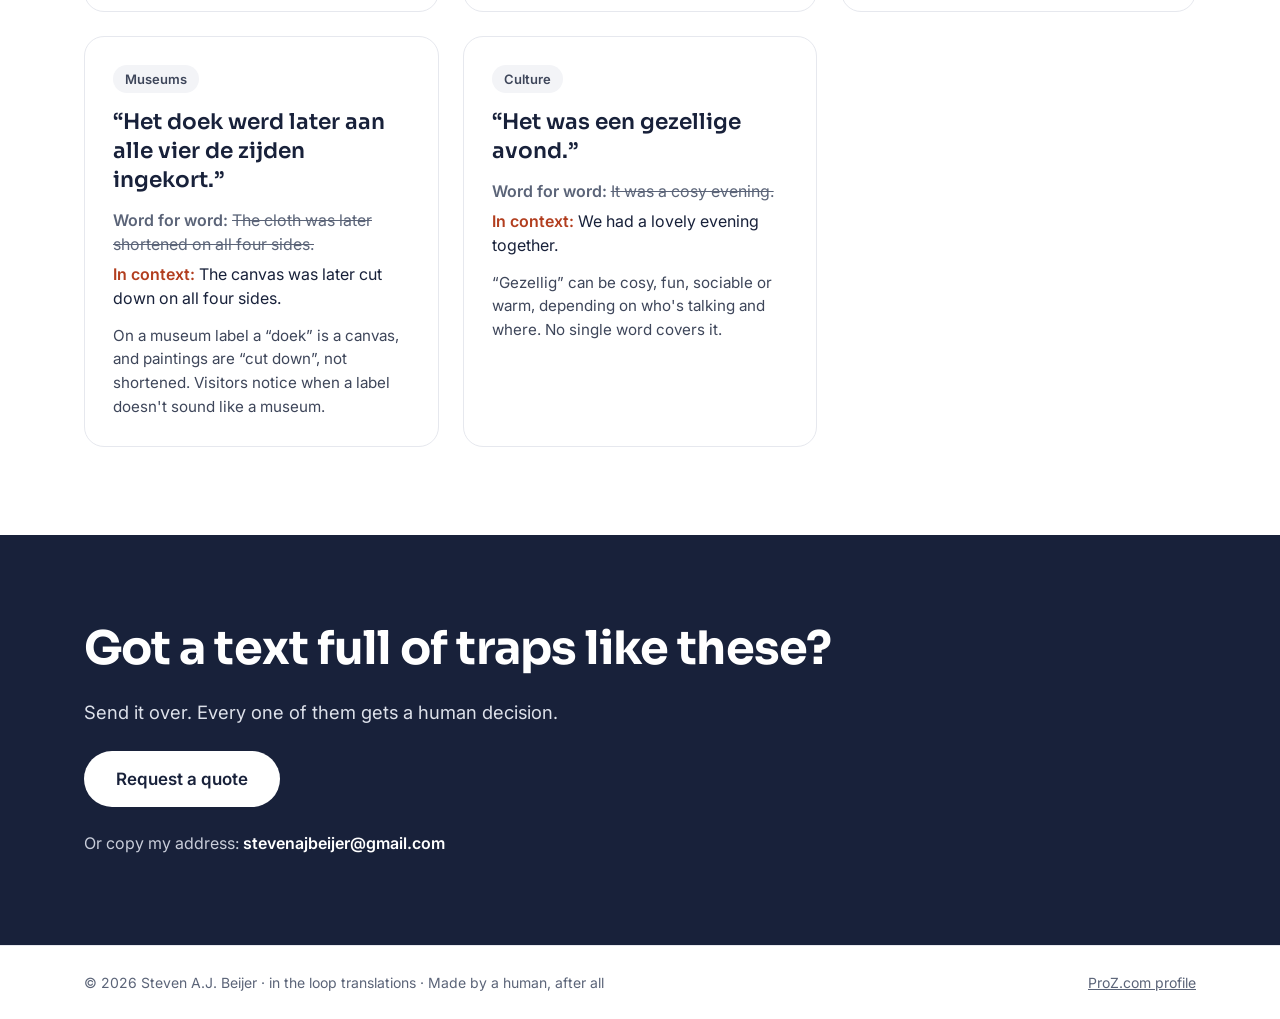
<file: examples.html>
<!doctype html>
<html lang="en">
<head>
  <meta charset="utf-8">
  <meta name="viewport" content="width=device-width, initial-scale=1">
  <title>Dutch to English Translation Examples – in the loop translations</title>
  <meta name="description" content="Where Dutch and English look alike but mean different things: false friends, idioms, official names, numbers, formats and sector terms.">
  <link rel="canonical" href="https://stevenbeijer.com/examples.html">
  <meta property="og:title" content="Dutch and English look alike. That's the trap.">
  <meta property="og:description" content="Where Dutch and English look alike but mean different things: false friends, idioms, official names, numbers, formats and sector terms.">
  <meta property="og:type" content="website">
  <meta property="og:url" content="https://stevenbeijer.com/examples.html">
  <meta property="og:image" content="https://stevenbeijer.com/images/steven.jpg">
  <link rel="icon" href="favicon.svg" type="image/svg+xml">
  <link rel="preconnect" href="https://fonts.googleapis.com">
  <link rel="preconnect" href="https://fonts.gstatic.com" crossorigin>
  <link href="https://fonts.googleapis.com/css2?family=Sora:wght@400;600;700&amp;family=Inter:wght@400;500;600&amp;display=swap" rel="stylesheet">
  <link rel="stylesheet" href="style.css?v=6">
</head>
<body>

<header class="site-header">
  <nav class="wrap" aria-label="Main">
    <a class="logo" href="./" aria-label="in the loop translations, home">
      <span class="logo-name">in the loop</span>
      <svg width="124" height="16" viewBox="0 0 260 34" aria-hidden="true"><path d="M2 26 H110 C136 26 146 6 132 4 C118 2 118 26 148 26 H258" fill="none" stroke="#E2553A" stroke-width="5" stroke-linecap="round" stroke-linejoin="round"/></svg>
      <span class="logo-sub">TRANSLATIONS</span>
    </a>
    <div class="menu">
      <a href="./">Home</a>
      <a href="examples.html" aria-current="page">Examples</a>
      <a class="lang" href="nl/" hreflang="nl" lang="nl" aria-label="Nederlands">NL</a>
      <a class="btn btn-dark btn-small" href="mailto:stevenajbeijer@gmail.com?subject=Quote%20request">Request a quote</a>
    </div>
  </nav>
</header>

<main>

<section class="wrap page-intro">
  <p class="eyebrow">Examples</p>
  <h1>Dutch and English look alike. <span class="accent">That's the trap.</span></h1>
  <p class="lead">A word-for-word reading gets surprisingly far, until it doesn't. Below are a few cases where context and convention matter more than the dictionary.</p>
</section>

<section class="wrap examples">

  <article class="example">
    <span class="tag">False friends</span>
    <p class="source">“Eventuele vragen kunt u per e-mail stellen.”</p>
    <div class="versions">
      <p class="literal"><b>Word for word:</b> <s>Eventual questions can be asked by email.</s></p>
      <p class="good"><b>In context:</b> If you have any questions, feel free to email us.</p>
    </div>
    <p class="note">“Eventueel” means possible or if necessary, never eventual.</p>
  </article>

  <article class="example">
    <span class="tag">False friends</span>
    <p class="source">“Bekijk de actuele cijfers.”</p>
    <div class="versions">
      <p class="literal"><b>Word for word:</b> <s>View the actual figures.</s></p>
      <p class="good"><b>In context:</b> View the latest figures.</p>
    </div>
    <p class="note">“Actueel” means current. “Actual” suggests the other figures were wrong.</p>
  </article>

  <article class="example">
    <span class="tag">Idioms</span>
    <p class="source">“Nu komt de aap uit de mouw.”</p>
    <div class="versions">
      <p class="literal"><b>Word for word:</b> <s>Now the monkey comes out of the sleeve.</s></p>
      <p class="good"><b>In context:</b> So that's what this is really about.</p>
    </div>
    <p class="note">The picture is vivid in Dutch and meaningless in English. The point has to survive, not the monkey.</p>
  </article>

  <article class="example">
    <span class="tag">Idioms</span>
    <p class="source">“Onze klanten zijn niet van gisteren.”</p>
    <div class="versions">
      <p class="literal"><b>Word for word:</b> <s>Our customers are not from yesterday.</s></p>
      <p class="good"><b>In context:</b> Our customers weren't born yesterday.</p>
    </div>
    <p class="note">English has the same idea in a slightly different shape. Finding the match is the job.</p>
  </article>

  <article class="example">
    <span class="tag">Context</span>
    <p class="source">“De schepen keurde het plan goed.”</p>
    <div class="versions">
      <p class="literal"><b>Word for word:</b> <s>The ships approved the plan.</s></p>
      <p class="good"><b>In context:</b> The alderman approved the plan.</p>
    </div>
    <p class="note">In Flemish local government a “schepen” is an alderman. In a harbour report, “schepen” really are ships.</p>
  </article>

  <article class="example">
    <span class="tag">Official names</span>
    <p class="source">“Het wetsvoorstel ligt bij de Tweede Kamer.”</p>
    <div class="versions">
      <p class="literal"><b>Word for word:</b> <s>The bill is with the Second Chamber.</s></p>
      <p class="good"><b>In context:</b> The bill is before the House of Representatives.</p>
    </div>
    <p class="note">Institutions have established English names. Using the wrong one looks careless to anyone who knows.</p>
  </article>

  <article class="example">
    <span class="tag">Numbers</span>
    <p class="source">“De staatsschuld bedraagt 1 biljoen euro.”</p>
    <div class="versions">
      <p class="literal"><b>Word for word:</b> <s>The national debt amounts to 1 billion euros.</s></p>
      <p class="good"><b>In context:</b> The national debt amounts to €1 trillion.</p>
    </div>
    <p class="note">A Dutch “biljoen” is a million million. One letter, a factor of a thousand.</p>
  </article>

  <article class="example">
    <span class="tag">Dates and formats</span>
    <p class="source">“Inschrijven kan tot 09/10, kosten € 1.250,50.”</p>
    <div class="versions">
      <p class="literal"><b>Copied as is:</b> <s>Register by 09/10, fee € 1.250,50.</s></p>
      <p class="good"><b>In context:</b> Register by 9 October. The fee is €1,250.50.</p>
    </div>
    <p class="note">An American reader sees September 10, and any English reader sees a price with the separators the wrong way round.</p>
  </article>

  <article class="example">
    <span class="tag">Public sector</span>
    <p class="source">“U ontvangt binnen acht weken een beschikking.”</p>
    <div class="versions">
      <p class="literal"><b>Word for word:</b> <s>You will receive a disposition within eight weeks.</s></p>
      <p class="good"><b>In context:</b> You will receive our decision within eight weeks.</p>
    </div>
    <p class="note">A “beschikking” is a formal decision by a public body. In everyday English, a “disposition” is someone's temperament.</p>
  </article>

  <article class="example">
    <span class="tag">Museums</span>
    <p class="source">“Het doek werd later aan alle vier de zijden ingekort.”</p>
    <div class="versions">
      <p class="literal"><b>Word for word:</b> <s>The cloth was later shortened on all four sides.</s></p>
      <p class="good"><b>In context:</b> The canvas was later cut down on all four sides.</p>
    </div>
    <p class="note">On a museum label a “doek” is a canvas, and paintings are “cut down”, not shortened. Visitors notice when a label doesn't sound like a museum.</p>
  </article>

  <article class="example">
    <span class="tag">Culture</span>
    <p class="source">“Het was een gezellige avond.”</p>
    <div class="versions">
      <p class="literal"><b>Word for word:</b> <s>It was a cosy evening.</s></p>
      <p class="good"><b>In context:</b> We had a lovely evening together.</p>
    </div>
    <p class="note">“Gezellig” can be cosy, fun, sociable or warm, depending on who's talking and where. No single word covers it.</p>
  </article>

</section>

<section class="dark">
  <div class="wrap cta">
    <h2 class="h2 h2-big">Got a text full of traps like these?</h2>
    <p>Send it over. Every one of them gets a human decision.</p>
    <a class="btn btn-light btn-large" href="mailto:stevenajbeijer@gmail.com?subject=Quote%20request">Request a quote</a>
    <p class="email-plain">Or copy my address: <span class="email-text">stevenajbeijer@gmail.com</span></p>
  </div>
</section>

</main>

<footer class="site-footer">
  <div class="wrap">
    <span>© <span id="y">2026</span> Steven A.J. Beijer · in the loop translations · Made by a human, after all</span>
    <a href="https://www.proz.com/profile/104658">ProZ.com profile</a>
  </div>
</footer>

<script>document.getElementById('y').textContent = new Date().getFullYear();</script>
</body>
</html>
</file>
<file: style.css>
/* in the loop translations – shared styles for index.html and examples.html */

:root {
  --accent: #E2553A;      /* loop line, icons, highlights */
  --accent-text: #B23E1F; /* darker accent for small text on white */
  --hover: #B8401F;
  --ink: #18213A;         /* main text and dark sections */
  --ink-2: #222D48;       /* cards on dark sections */
  --body: #3E465A;
  --muted: #5B6478;
  --soft: #F3F4F7;        /* light grey sections */
  --line: #E6E8EE;
  --chip-line: #D5D9E2;
  --on-dark: #DDE1EA;
  --on-dark-muted: #C9CEDA;
  --sora: "Sora", sans-serif;
}

* { box-sizing: border-box; }
html { scroll-behavior: smooth; }
body {
  margin: 0;
  font-family: "Inter", system-ui, sans-serif;
  color: var(--ink);
  background: #FFFFFF;
  -webkit-text-size-adjust: 100%;
}
a { color: var(--ink); }
a:hover { color: var(--hover); }
img, svg { display: block; }
h1, h2, h3 { font-family: var(--sora); margin: 0; }
p { margin: 0; }
.wrap { max-width: 1160px; margin: 0 auto; padding-left: 24px; padding-right: 24px; }
.accent { color: var(--accent); }

/* Header */
.site-header { border-bottom: 1px solid var(--line); }
.site-header nav {
  padding-top: 18px; padding-bottom: 18px;
  display: flex; flex-wrap: wrap; align-items: center; justify-content: space-between; gap: 16px;
}
.logo { text-decoration: none; display: flex; flex-direction: column; align-items: center; color: var(--ink); }
.logo:hover { color: var(--ink); }
.logo-name { font-family: var(--sora); font-weight: 700; font-size: 22px; letter-spacing: -0.02em; line-height: 1; }
.logo-sub { margin-top: 2px; font-family: var(--sora); font-weight: 600; font-size: 9px; letter-spacing: 0.3em; padding-left: 0.3em; color: var(--muted); }
.menu { display: flex; flex-wrap: wrap; align-items: center; gap: 8px 28px; font-size: 15px; font-weight: 500; }
.menu a { text-decoration: none; padding: 10px 0; }
.menu a[aria-current="page"] {
  text-decoration: underline; text-decoration-color: var(--accent);
  text-decoration-thickness: 2px; text-underline-offset: 6px;
}

/* Buttons */
.btn {
  display: inline-block; text-decoration: none; border-radius: 999px;
  font-weight: 600; font-size: 16px; padding: 16px 28px;
}
.btn-dark { background: var(--ink); color: #FFFFFF; }
.btn-dark:hover { background: var(--ink-2); color: #FFFFFF; }
.btn-outline { border: 1.5px solid var(--ink); padding: 15px 26px; }
.btn-light, .dark .btn-light { background: #FFFFFF; color: var(--ink); }
.btn-light:hover, .dark .btn-light:hover { background: var(--soft); color: var(--ink); }
.btn-small { padding: 12px 20px; font-size: 15px; }
.btn-large { padding: 18px 32px; font-size: 17px; }
.menu a.btn { padding: 12px 20px; }
.menu a.lang {
  font-size: 13px; font-weight: 600; letter-spacing: 0.08em;
  border: 1px solid var(--chip-line); border-radius: 999px; padding: 6px 10px;
}
.menu a.lang:hover { border-color: var(--hover); }

.eyebrow { font-size: 14px; font-weight: 600; letter-spacing: 0.14em; text-transform: uppercase; color: var(--muted); }
.h2 { font-weight: 700; font-size: clamp(2rem, 3.4vw, 2.75rem); letter-spacing: -0.02em; line-height: 1.1; }
.h2-big { font-size: clamp(2rem, 3.6vw, 3rem); }

/* Hero */
.hero { padding-top: 96px; padding-bottom: 88px; display: flex; flex-wrap: wrap; align-items: center; gap: 56px; }
.hero-text { flex: 999 1 520px; min-width: 0; display: flex; flex-direction: column; gap: 28px; }
.hero h1 { font-weight: 700; font-size: clamp(2.5rem, 5vw, 4.25rem); line-height: 1.05; letter-spacing: -0.03em; }
.hero h1 .accent { display: block; }
.lead { font-size: 1.2rem; line-height: 1.6; color: var(--body); max-width: 580px; }
.buttons { display: flex; flex-wrap: wrap; gap: 12px; }
.status { display: flex; align-items: center; gap: 10px; font-size: 15px; font-weight: 500; color: var(--body); }
.status::before { content: ""; width: 10px; height: 10px; border-radius: 50%; background: #2E9E6A; box-shadow: 0 0 0 4px rgba(46, 158, 106, 0.18); flex-shrink: 0; }
.hero-art { flex: 1 1 340px; min-width: 0; display: flex; justify-content: center; }
.hero-art svg { width: 100%; max-width: 440px; height: auto; }

/* Approach (dark) */
.dark { background: var(--ink); color: #FFFFFF; }
.dark a { color: #FFFFFF; }
.approach { padding-top: 96px; padding-bottom: 96px; display: flex; flex-direction: column; gap: 48px; }
.section-head { display: flex; flex-direction: column; gap: 16px; max-width: 720px; }
.dark .eyebrow { color: var(--on-dark-muted); }
.approach .intro { font-size: 1.15rem; line-height: 1.7; color: var(--on-dark); }
.approach .intro a { text-decoration-color: var(--accent); text-decoration-thickness: 2px; text-underline-offset: 4px; }
.definition { background: var(--ink-2); border-left: 4px solid var(--accent); border-radius: 0 12px 12px 0; padding: 20px 24px; display: flex; flex-direction: column; gap: 6px; }
.definition-title { font-family: var(--sora); font-weight: 600; font-size: 1rem; color: #FFFFFF; }
.definition p:not(.definition-title) { font-size: 0.98rem; line-height: 1.6; color: var(--on-dark); }
.cards { display: grid; grid-template-columns: repeat(auto-fit, minmax(260px, 1fr)); gap: 24px; }
.card-dark { background: var(--ink-2); border-radius: 20px; padding: 32px; display: flex; flex-direction: column; gap: 14px; }
.icon { fill: none; stroke: var(--accent); stroke-width: 1.8; stroke-linecap: round; stroke-linejoin: round; flex-shrink: 0; }
.card-dark h3 { font-weight: 600; font-size: 1.35rem; }
.card-dark p { font-size: 1rem; line-height: 1.6; color: var(--on-dark); }
.approach .btn { align-self: flex-start; }

/* Why pay for translation? */
.why { padding-top: 96px; padding-bottom: 96px; display: flex; flex-direction: column; gap: 48px; }
.why .section-head { max-width: 820px; }
.why .intro { font-size: 1.15rem; line-height: 1.7; color: var(--body); }
.why-points { display: grid; grid-template-columns: repeat(auto-fit, minmax(min(240px, 100%), 1fr)); gap: 24px; }
.why-point { background: #FFFFFF; border-radius: 20px; padding: 32px; display: flex; flex-direction: column; gap: 12px; }
.why-point::before { content: ""; width: 40px; height: 4px; border-radius: 2px; background: var(--accent); margin-bottom: 4px; }
.why-point h3 { font-weight: 600; font-size: 1.25rem; line-height: 1.3; }
.why-point p { font-size: 1rem; line-height: 1.6; color: var(--body); }
.why-close { display: flex; flex-direction: column; gap: 8px; max-width: 760px; }
.why-close p { font-family: var(--sora); font-weight: 600; font-size: clamp(1.25rem, 2.2vw, 1.6rem); line-height: 1.4; }

/* Services */
.soft { background: var(--soft); }
.services { padding-top: 88px; padding-bottom: 88px; display: flex; flex-direction: column; gap: 40px; }
.services .section-head { gap: 12px; max-width: 640px; }
.services .section-head p { font-size: 1.1rem; line-height: 1.6; color: var(--body); }
.cards-light { display: grid; grid-template-columns: repeat(auto-fit, minmax(240px, 1fr)); gap: 24px; }
.card { background: #FFFFFF; border-radius: 20px; padding: 32px; display: flex; flex-direction: column; gap: 14px; }
.card h3 { font-weight: 600; font-size: 1.3rem; }
.card p { font-size: 1rem; line-height: 1.6; color: var(--body); }
.chip-rows { display: flex; flex-direction: column; gap: 14px; }
.chips { display: flex; flex-wrap: wrap; align-items: center; gap: 12px; }
.chips-label { font-size: 15px; font-weight: 600; margin-right: 4px; }
.chip { background: #FFFFFF; border: 1px solid var(--chip-line); border-radius: 999px; padding: 8px 16px; font-size: 15px; font-weight: 500; }

/* How it works */
.how { padding-top: 88px; padding-bottom: 88px; display: flex; flex-direction: column; gap: 40px; }
.steps { margin: 0; padding: 0; list-style: none; display: grid; grid-template-columns: repeat(auto-fit, minmax(240px, 1fr)); gap: 32px; }
.steps li { display: flex; flex-direction: column; gap: 12px; border-top: 3px solid var(--accent); padding-top: 20px; }
.steps h3 { font-weight: 600; font-size: 1.3rem; }
.steps p { font-size: 1rem; line-height: 1.6; color: var(--body); }

/* About */
.about { padding-top: 88px; padding-bottom: 88px; display: flex; flex-wrap: wrap; gap: 48px; align-items: center; }
.about-photo { flex: 1 1 280px; min-width: 0; display: flex; justify-content: center; }
.about-photo img { width: 300px; max-width: 100%; height: 346px; object-fit: cover; object-position: 30% 40%; border-radius: 24px; }
.about-text { flex: 999 1 480px; min-width: 0; display: flex; flex-direction: column; gap: 20px; }
.about-text p { font-size: 1.1rem; line-height: 1.7; color: var(--body); }
.text-link { align-self: flex-start; font-weight: 600; font-size: 16px; text-underline-offset: 4px; padding: 10px 0; }

/* Contact */
.contact { padding-top: 96px; padding-bottom: 96px; display: flex; flex-direction: column; align-items: center; text-align: center; gap: 24px; }
.contact p { font-size: 1.15rem; line-height: 1.6; color: var(--body); max-width: 560px; }
.contact .place { font-size: 15px; color: var(--muted); }
.contact .btn { overflow-wrap: anywhere; }
.contact .email-plain, .cta .email-plain { font-size: 1rem; color: var(--muted); }
.cta .email-plain { color: var(--on-dark-muted); }
.email-text { font-weight: 600; color: var(--ink); user-select: all; -webkit-user-select: all; overflow-wrap: anywhere; }
.dark .email-text { color: #FFFFFF; }

/* Testimonials */
.testimonials { padding-top: 88px; padding-bottom: 88px; display: flex; flex-direction: column; gap: 40px; }
.testimonials .section-head p { font-size: 1.1rem; line-height: 1.6; color: var(--body); }
.quotes { display: grid; grid-template-columns: repeat(auto-fit, minmax(min(300px, 100%), 1fr)); gap: 24px; }
.quote { margin: 0; border: 1px solid var(--line); border-radius: 20px; padding: 32px; display: flex; flex-direction: column; justify-content: space-between; gap: 20px; }
.quote::before { content: ""; width: 40px; height: 4px; border-radius: 2px; background: var(--accent); }
.quote blockquote { margin: 0; flex-grow: 1; }
.quote blockquote p { font-family: var(--sora); font-weight: 600; font-size: 1.2rem; line-height: 1.45; }
.quote figcaption { font-size: 14px; font-weight: 600; color: var(--muted); }

/* Footer */
.site-footer { border-top: 1px solid var(--line); }
.site-footer .wrap {
  padding-top: 28px; padding-bottom: 28px;
  display: flex; flex-wrap: wrap; justify-content: space-between; gap: 12px;
  font-size: 14px; color: var(--muted);
}
.site-footer a { color: var(--muted); }

/* Examples page */
.page-intro { padding-top: 88px; padding-bottom: 56px; display: flex; flex-direction: column; gap: 24px; }
.page-intro h1 { font-weight: 700; font-size: clamp(2.4rem, 4.6vw, 3.75rem); line-height: 1.08; letter-spacing: -0.03em; max-width: 900px; }
.page-intro .lead { max-width: 680px; }
.examples { padding-bottom: 88px; display: grid; grid-template-columns: repeat(auto-fit, minmax(min(320px, 100%), 1fr)); gap: 24px; }
.example { border: 1px solid var(--line); border-radius: 20px; padding: 28px; display: flex; flex-direction: column; gap: 14px; }
.tag { align-self: flex-start; background: var(--soft); border-radius: 999px; padding: 6px 12px; font-size: 13px; font-weight: 600; color: var(--body); }
.source { font-family: var(--sora); font-weight: 600; font-size: 1.35rem; line-height: 1.35; }
.versions { display: flex; flex-direction: column; gap: 6px; font-size: 1rem; line-height: 1.5; }
.versions .literal { color: var(--muted); }
.versions b { font-weight: 600; }
.versions .good b { color: var(--accent-text); }
.example .note { font-size: 0.95rem; line-height: 1.55; color: var(--body); }
.cta { padding-top: 88px; padding-bottom: 88px; display: flex; flex-direction: column; align-items: flex-start; gap: 24px; }
.cta h2 { max-width: 760px; }
.cta p { font-size: 1.15rem; line-height: 1.6; color: var(--on-dark); max-width: 600px; }

/* Phones */
@media (max-width: 600px) {
  .wrap { padding-left: 16px; padding-right: 16px; }
  .site-header nav { justify-content: center; }
  .menu { justify-content: center; gap: 4px 20px; }
  .hero { padding-top: 56px; padding-bottom: 56px; gap: 40px; }
  .why, .approach, .services, .how, .about, .contact, .cta { padding-top: 64px; padding-bottom: 64px; }
  .page-intro { padding-top: 56px; padding-bottom: 40px; }
  .examples { padding-bottom: 64px; }
  .card, .card-dark, .why-point { padding: 24px; }
  .example { padding: 22px; }
}
</file>
